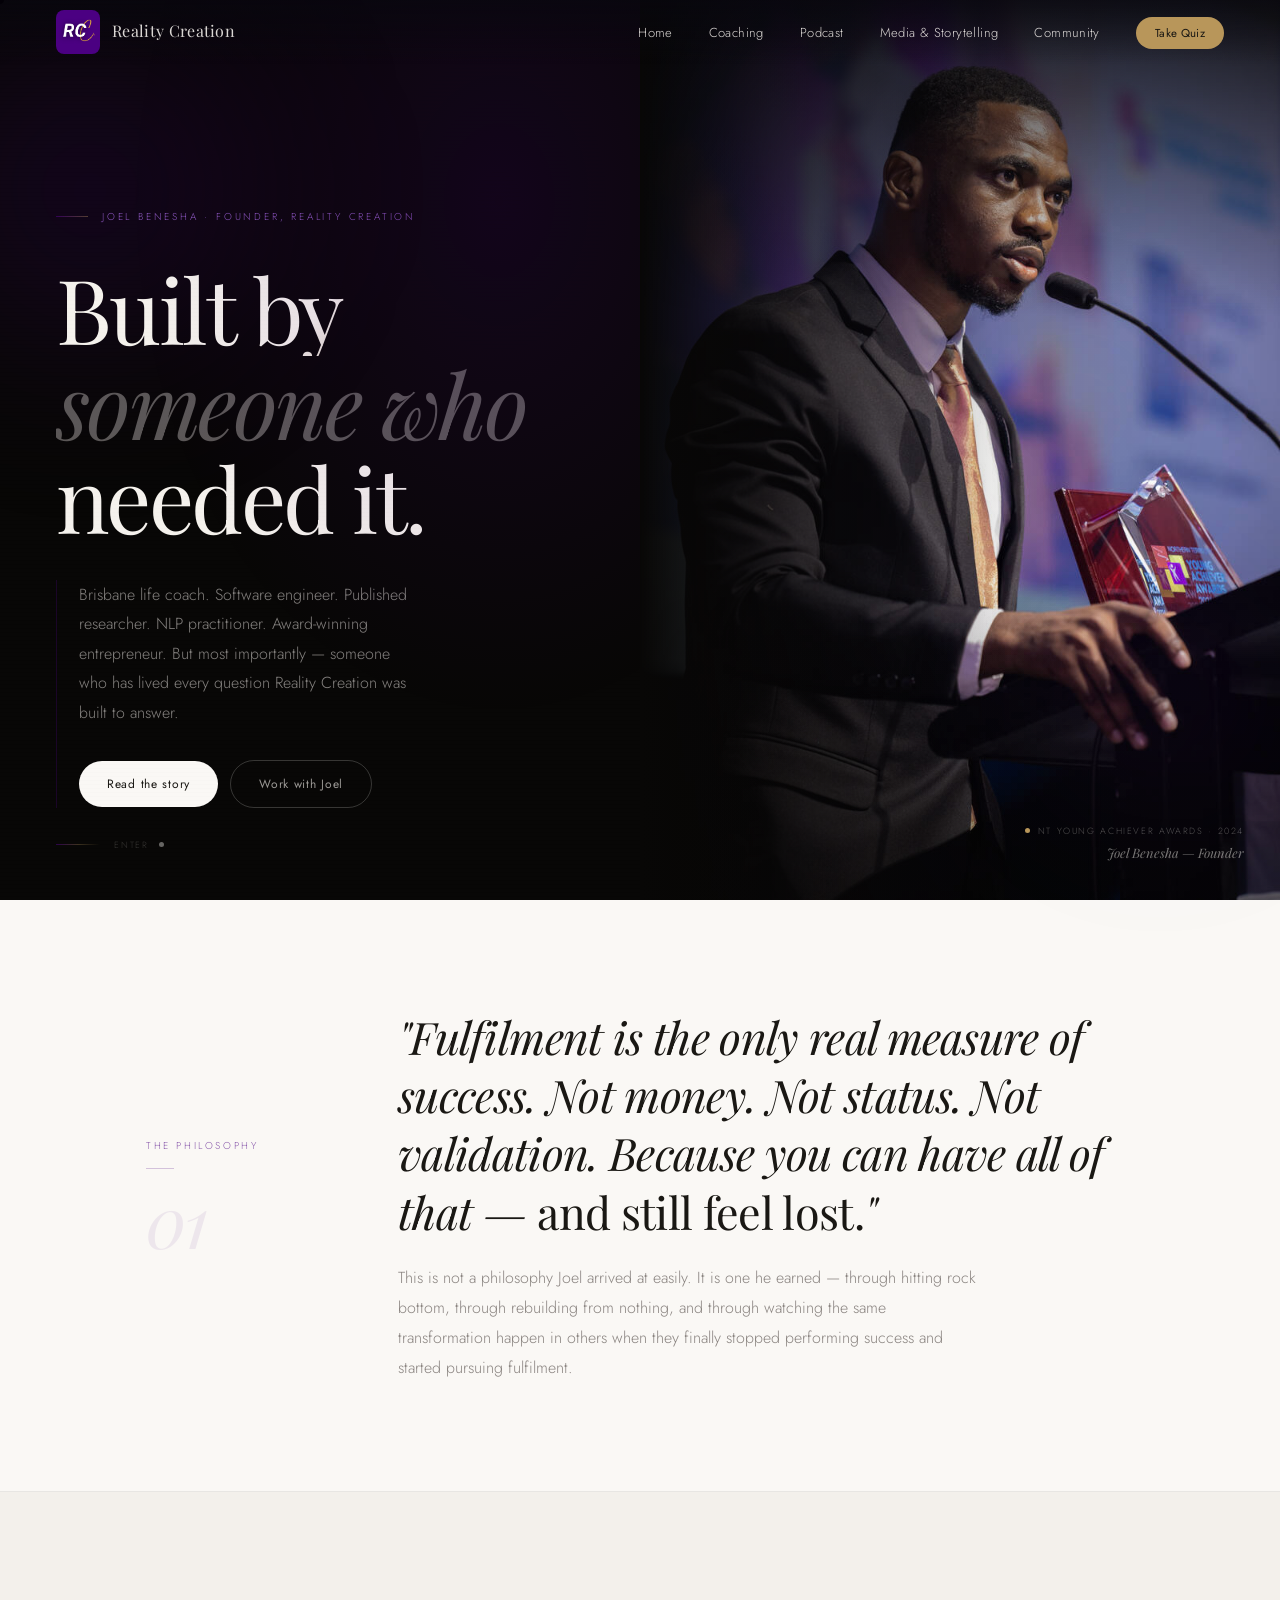
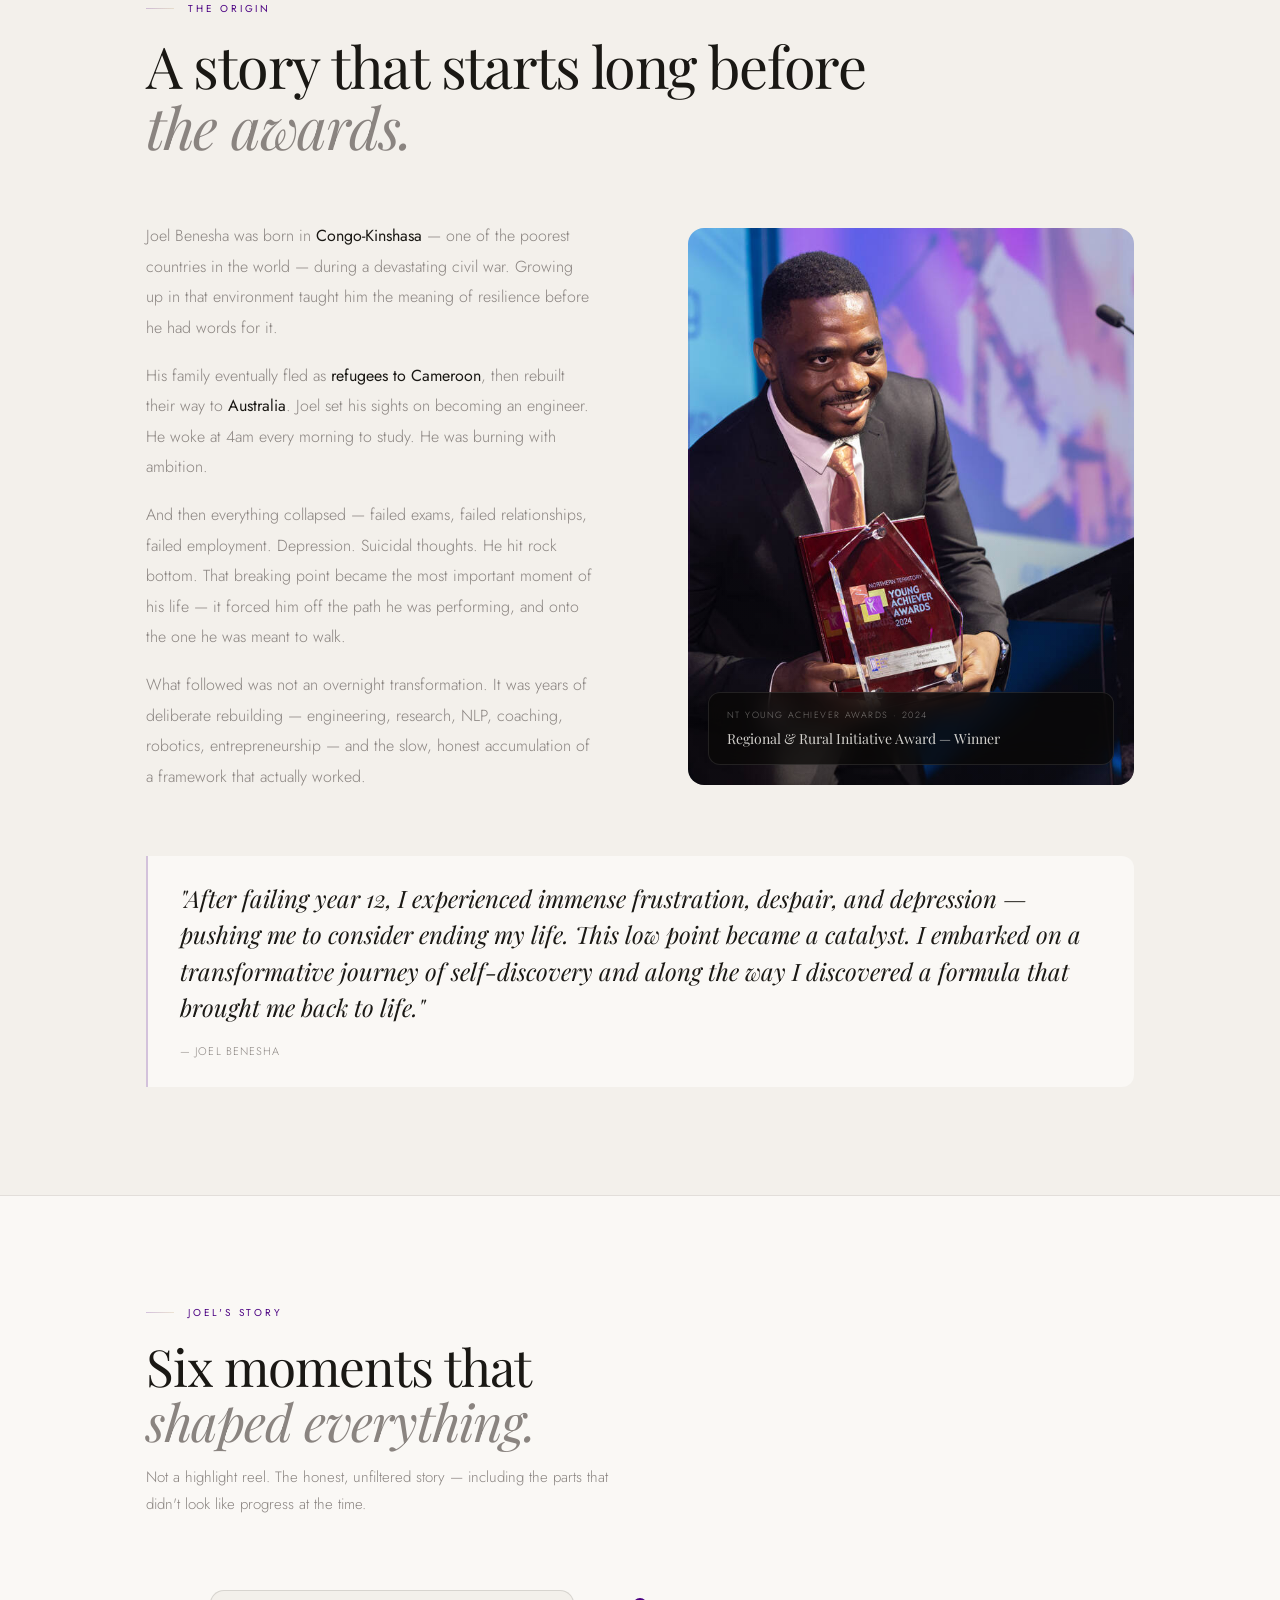
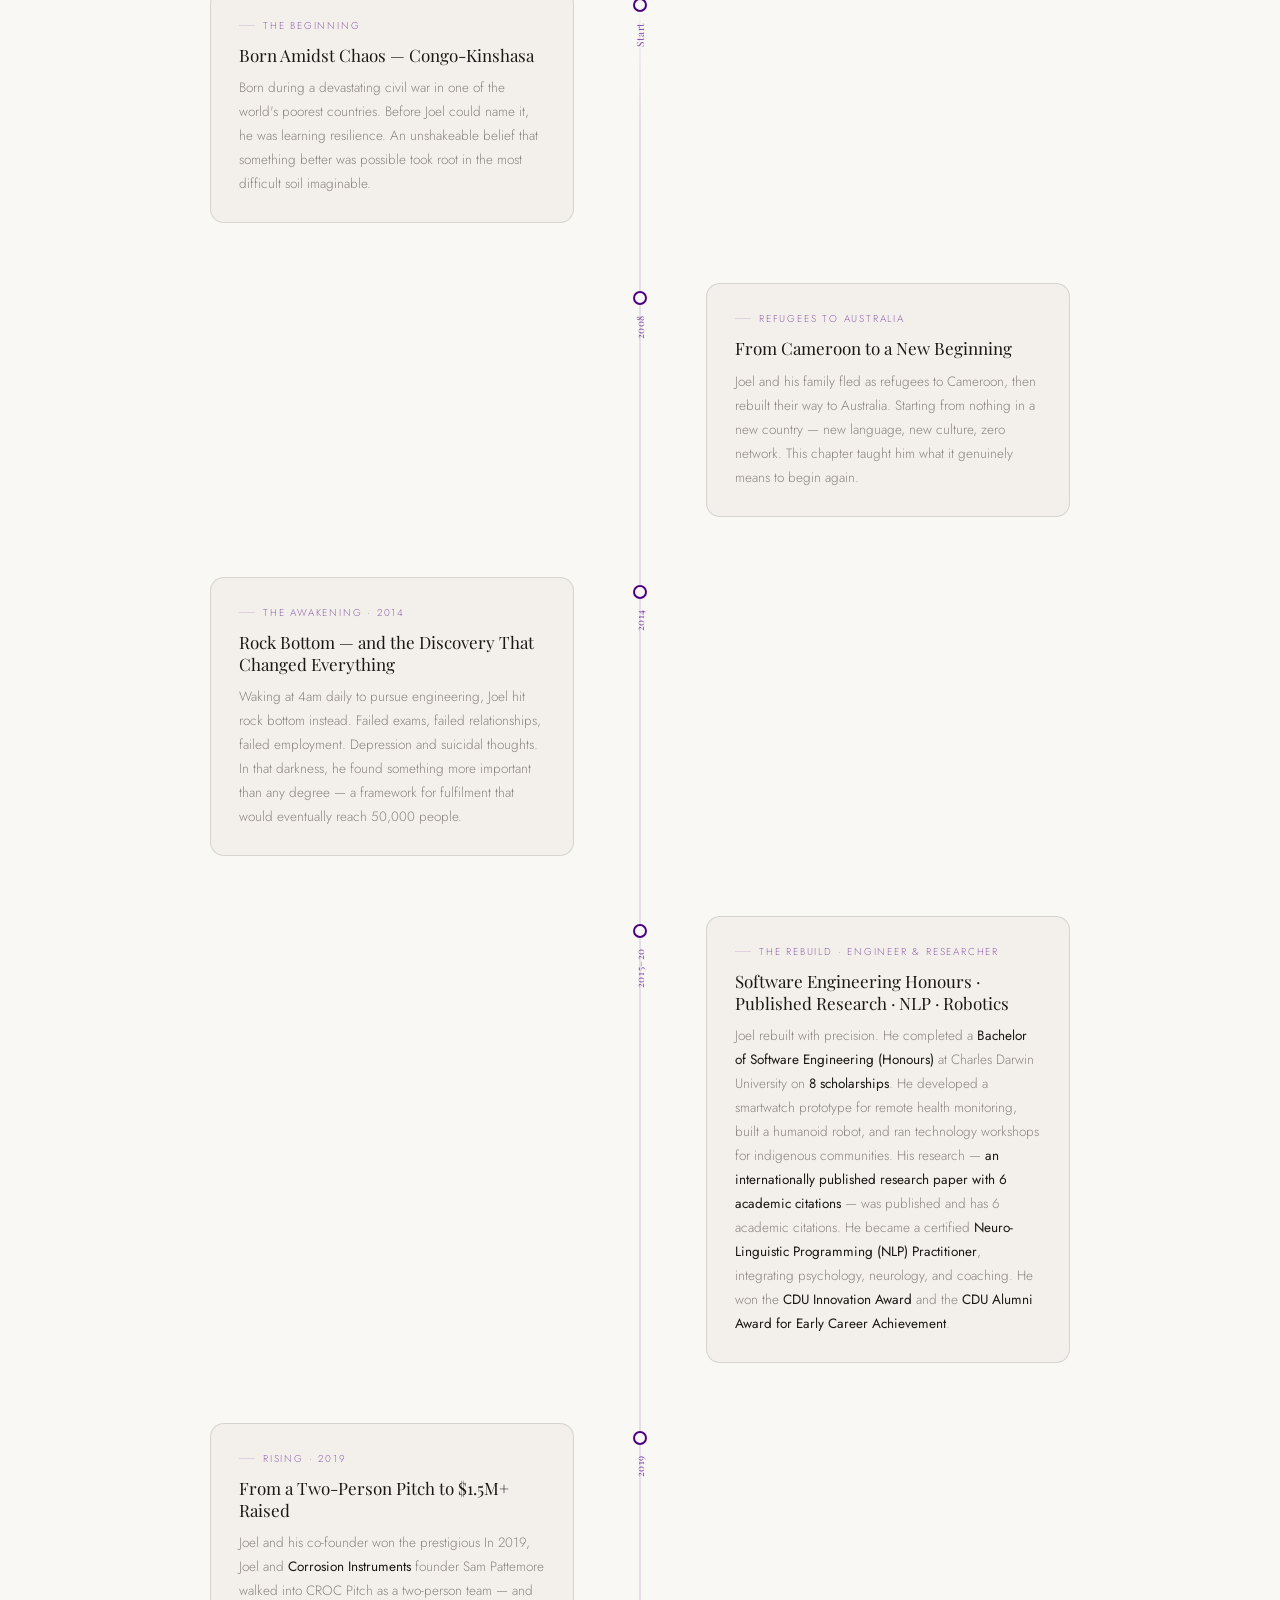
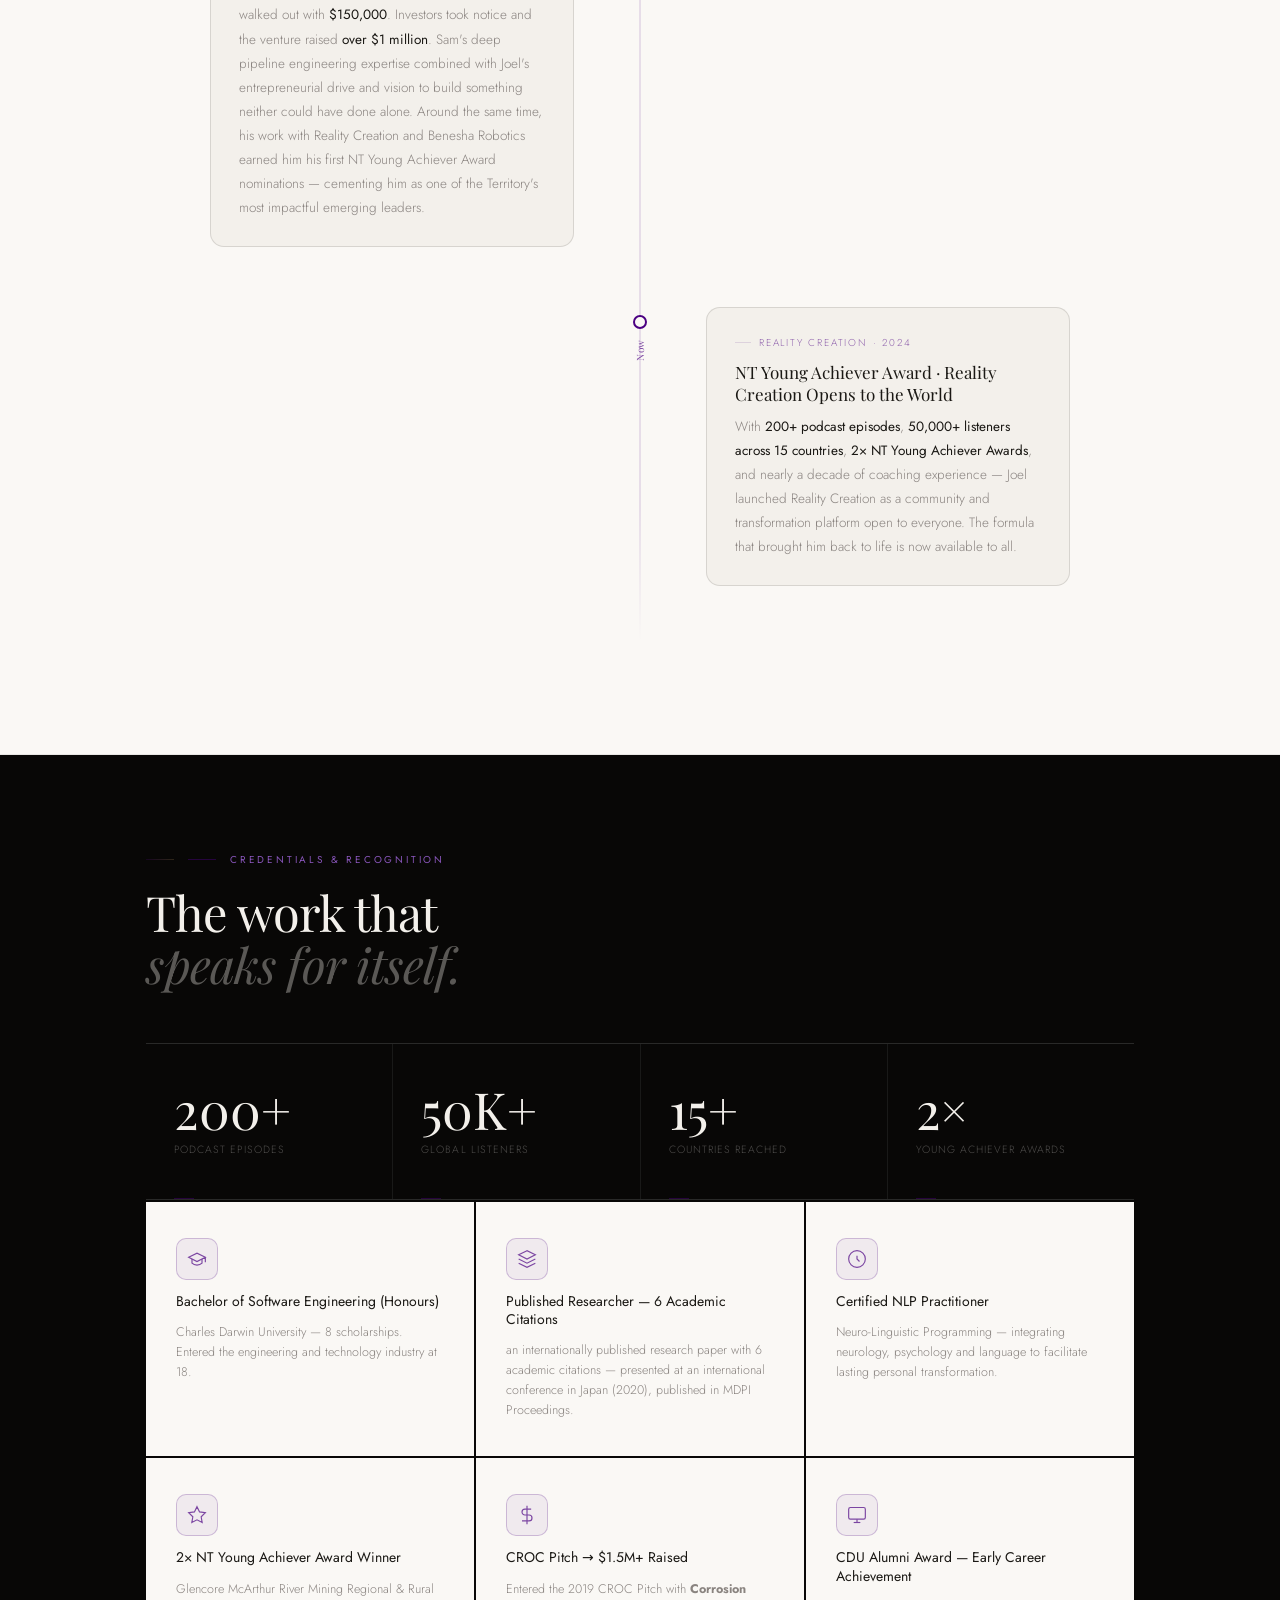
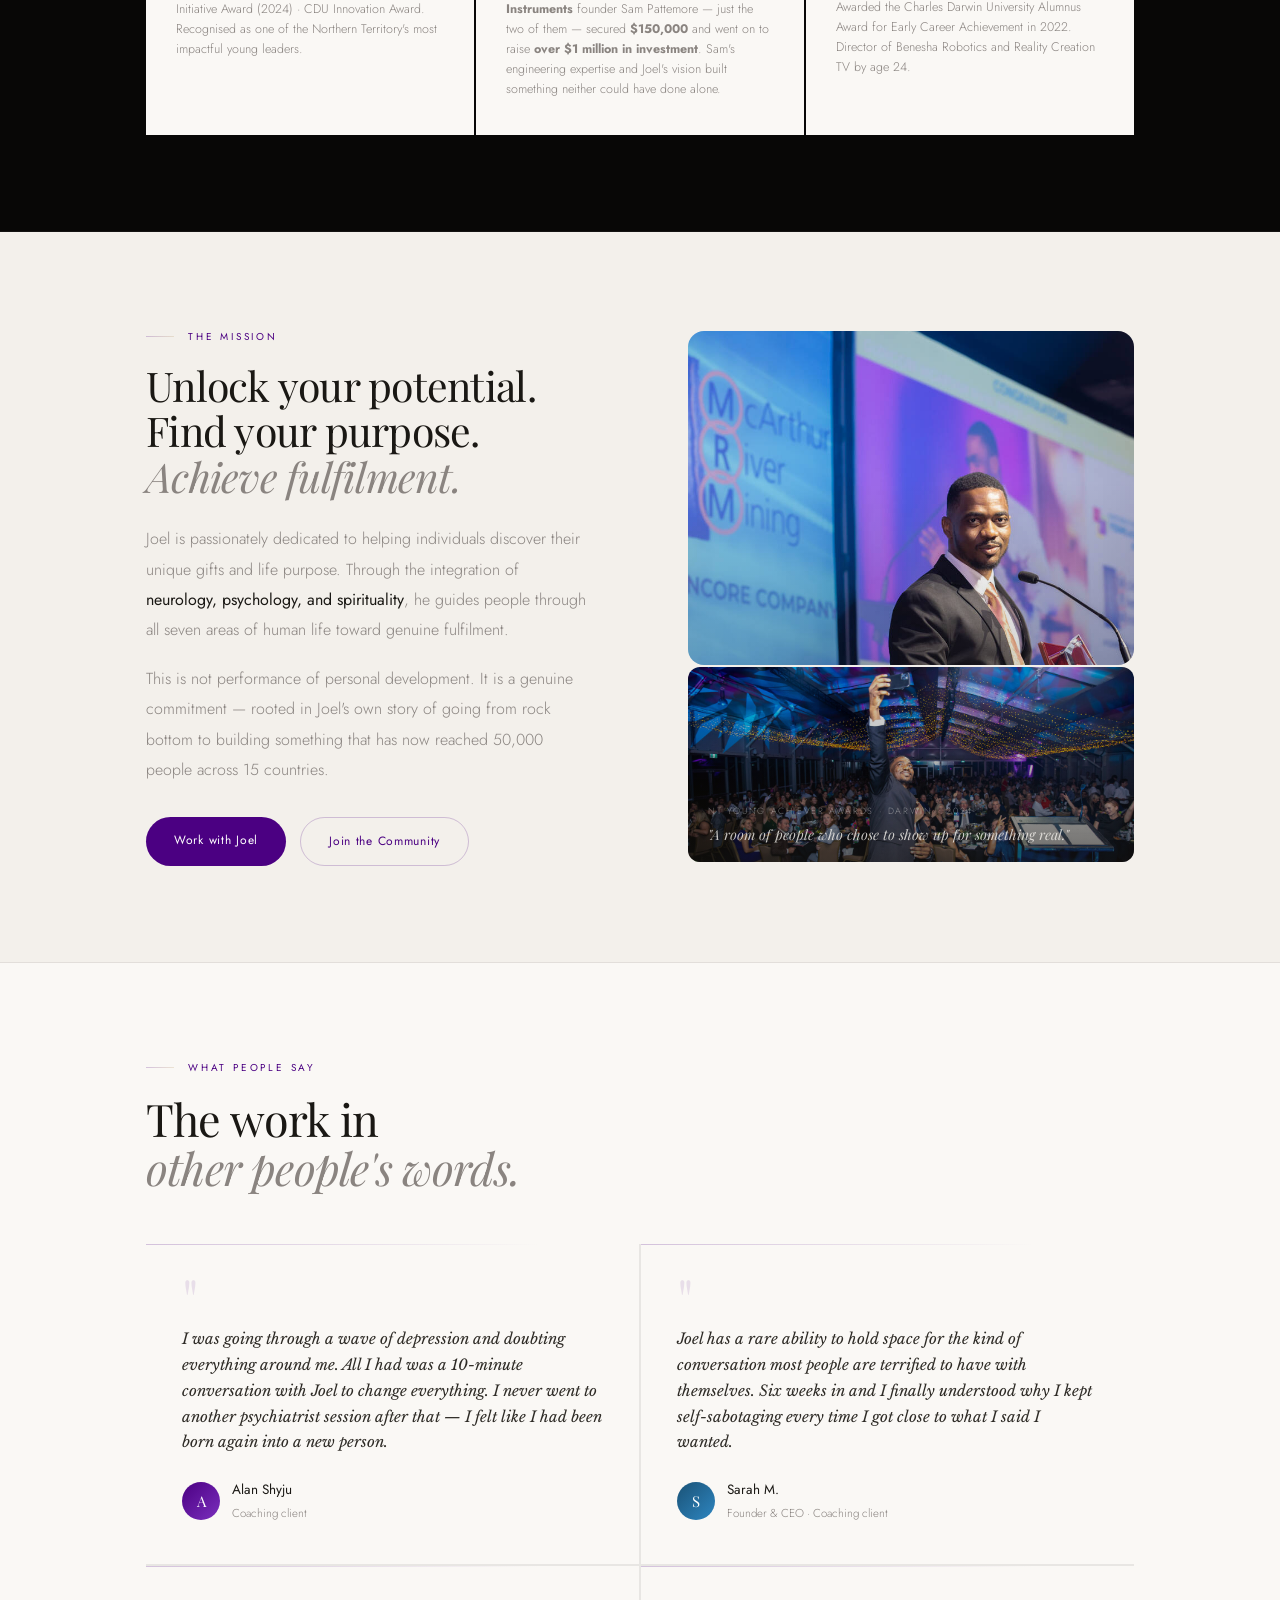
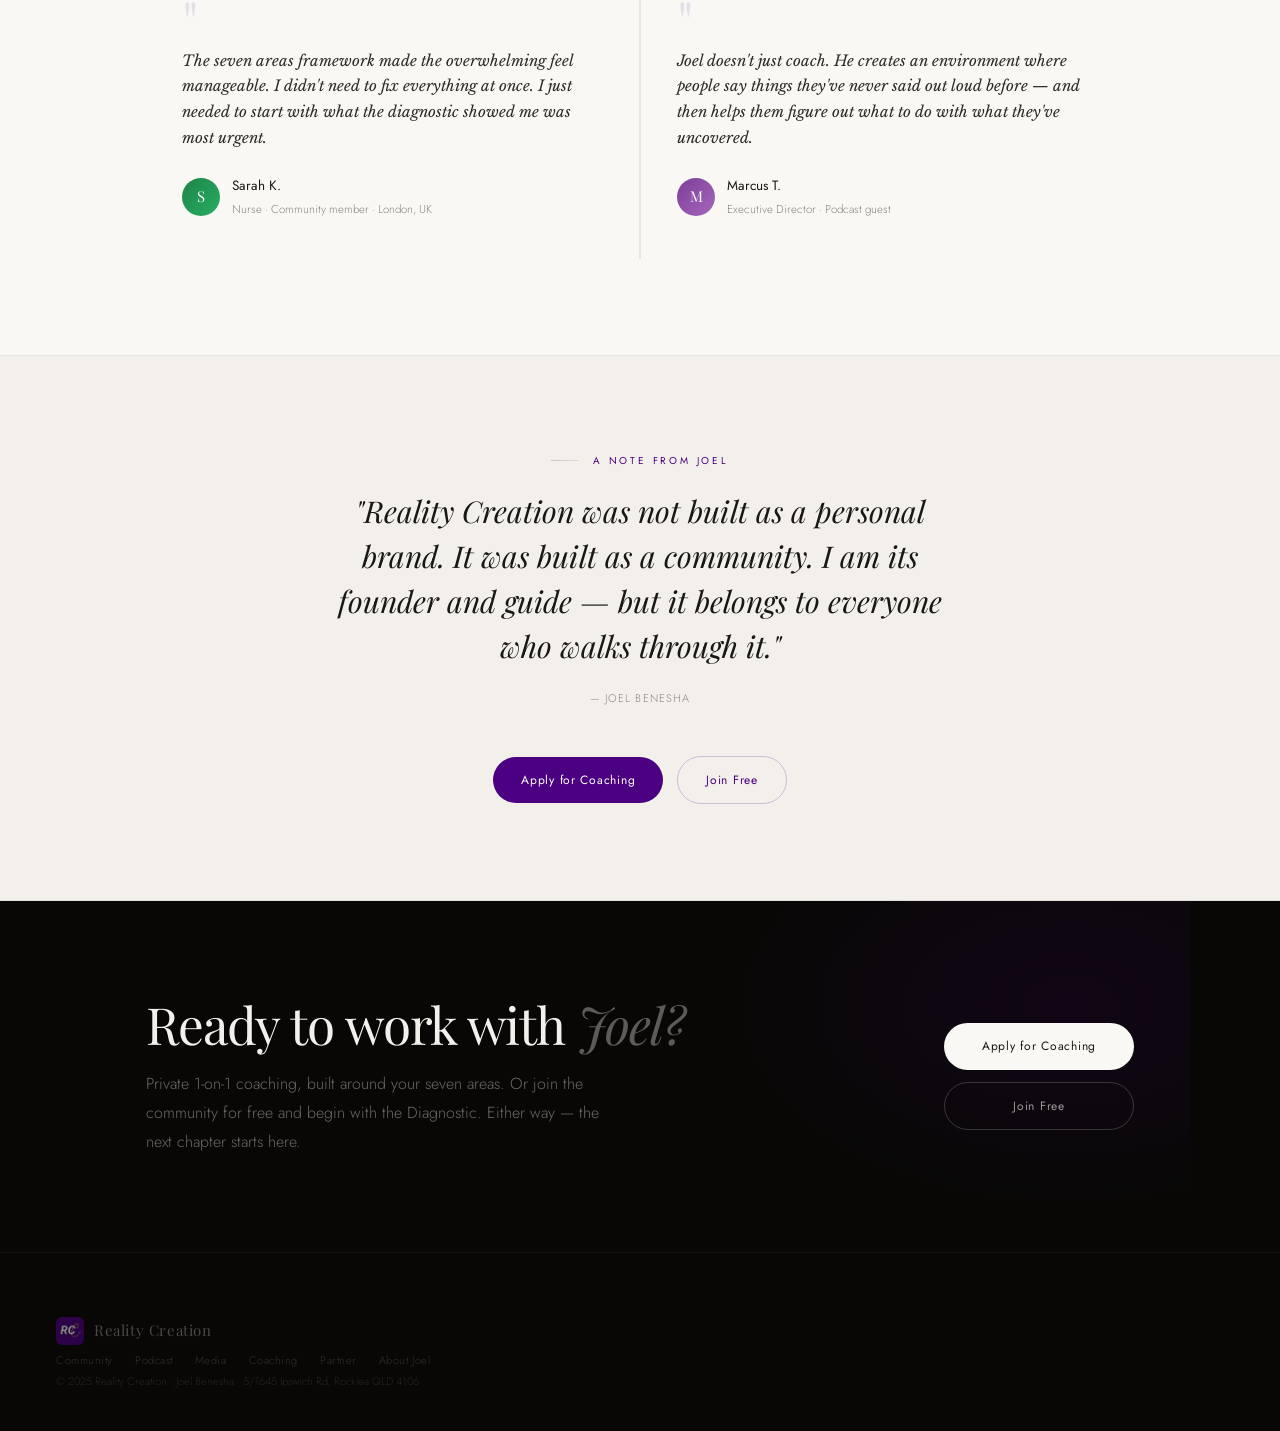
<file: about.html>
﻿<!DOCTYPE html>
<html lang="en">
<head>
<meta charset="UTF-8">
<meta name="viewport" content="width=device-width, initial-scale=1.0">
<meta name="description" content="Joel Benesha — Brisbane life coach, software engineer, internationally published researcher, NLP practitioner, and founder of Reality Creation. NT Young Achiever Award winner.">
<title>About Joel Benesha | Life Coach Brisbane — Reality Creation</title>
<link rel="canonical" href="https://realitycreation.co/about.html">
<link rel="icon" type="image/png" href="photos/Logo real.png">
<meta property="og:type" content="profile">
<meta property="og:url" content="https://realitycreation.co/about.html">
<meta property="og:title" content="About Joel Benesha | Life Coach Brisbane — Reality Creation">
<meta property="og:description" content="Brisbane life coach, software engineer, internationally published researcher, NLP practitioner, and founder of Reality Creation.">
<meta property="og:image" content="https://realitycreation.co/photos/Logo%20real.png">
<meta name="twitter:card" content="summary_large_image">
<meta name="twitter:title" content="About Joel Benesha | Life Coach Brisbane — Reality Creation">
<meta name="twitter:description" content="Brisbane life coach, software engineer, internationally published researcher, NLP practitioner, and founder of Reality Creation.">
<script type="application/ld+json">
{
  "@context": "https://schema.org",
  "@type": "Person",
  "name": "Joel Benesha",
  "url": "https://realitycreation.co/about.html",
  "image": "https://realitycreation.co/photos/joel-award.jpg",
  "jobTitle": "Life Coach & Founder",
  "worksFor": {
    "@type": "Organization",
    "name": "Reality Creation",
    "url": "https://realitycreation.co/"
  },
  "address": {
    "@type": "PostalAddress",
    "streetAddress": "5/1645 Ipswich Rd",
    "addressLocality": "Rocklea",
    "addressRegion": "QLD",
    "postalCode": "4106",
    "addressCountry": "AU"
  },
  "sameAs": [
    "https://www.instagram.com/joel.benesha/",
    "https://www.youtube.com/@joelbenesha9"
  ]
}
</script>
<link rel="preconnect" href="https://fonts.googleapis.com">
<link rel="preconnect" href="https://fonts.gstatic.com" crossorigin>
<link href="https://fonts.googleapis.com/css2?family=Playfair+Display:ital,wght@0,300;0,400;0,500;1,300;1,400;1,500&family=Libre+Baskerville:ital,wght@0,400;1,400&family=Jost:wght@200;300;400;500&display=swap" rel="stylesheet">
<link rel="stylesheet" href="css/style.css">
<style>
/* ── ABOUT PAGE ── */

/* Timeline */
.tl-wrap { position:relative; max-width:860px; margin:0 auto; }
.tl-wrap::before {
  content:''; position:absolute; left:50%; top:0; bottom:0;
  width:1px;
  background:linear-gradient(180deg,transparent 0%,var(--p-line) 6%,var(--p-line) 94%,transparent 100%);
  transform:translateX(-50%);
}
.tl-row {
  display:grid; grid-template-columns:1fr 60px 1fr;
  gap:0; align-items:start; margin-bottom:4px;
}
/* Left & right cells */
.tl-l { padding:0 36px 56px 0; }
.tl-r { padding:0 0 56px 36px; }
.tl-blank { }

/* Centre node */
.tl-node {
  display:flex; flex-direction:column; align-items:center;
  padding-top:8px; position:relative; z-index:2;
}
.tl-dot {
  width:14px; height:14px; border-radius:50%;
  background:var(--cream); border:2px solid var(--p);
  flex-shrink:0; transition:background .3s;
}
.tl-row:hover .tl-dot { background:var(--p-soft); }
.tl-year {
  font-family:var(--serif); font-size:10px; font-weight:300;
  color:var(--p); opacity:.7; letter-spacing:.06em;
  margin-top:10px; writing-mode:vertical-rl;
  text-orientation:mixed; transform:rotate(180deg);
  white-space:nowrap;
}

/* Timeline card */
.tl-card {
  background:var(--cream-2); border:1px solid var(--rule-w);
  border-radius:14px; padding:26px 28px;
  transition:background .3s, box-shadow .3s;
}
.tl-card:hover { background:var(--cream-3); box-shadow:0 6px 28px rgba(75,0,130,.06); }
.tl-tag {
  font-size:10px; letter-spacing:.18em; text-transform:uppercase;
  color:var(--p); opacity:.58; margin-bottom:10px;
  display:flex; align-items:center; gap:8px;
}
.tl-tag::before { content:''; width:16px; height:1px; background:var(--p-line); flex-shrink:0; }
.tl-title {
  font-family:var(--serif); font-size:17px; font-weight:400;
  color:var(--ink); line-height:1.3; margin-bottom:10px;
}
.tl-body {
  font-size:13.5px; font-weight:300; color:var(--stone); line-height:1.78;
}
.tl-body strong { color:var(--ink); font-weight:400; }

/* Credentials grid */
.cred-grid { display:grid; grid-template-columns:repeat(3,1fr); gap:2px; background:var(--rule); }
.cred {
  background:var(--cream); padding:36px 30px;
  display:flex; flex-direction:column; gap:12px;
  position:relative; transition:background .3s;
}
.cred:hover { background:var(--cream-2); }
.cred::before {
  content:''; position:absolute; top:0; left:0; right:0; height:2px;
  background:var(--p); transform:scaleX(0); transform-origin:left;
  transition:transform .5s var(--ease,cubic-bezier(0.16,1,0.3,1));
}
.cred:hover::before { transform:scaleX(1); }
.cred-ico {
  width:42px; height:42px; border-radius:10px;
  background:var(--p-soft); border:1px solid var(--p-line);
  display:flex; align-items:center; justify-content:center; flex-shrink:0;
}
.cred-ico svg { width:20px; height:20px; stroke:var(--p); stroke-width:1.4; fill:none; opacity:.7; }
.cred-title { font-size:14px; font-weight:400; color:var(--ink); line-height:1.3; }
.cred-sub { font-size:12.5px; font-weight:300; color:var(--stone); line-height:1.6; }

/* Testimonials */
.tmon-grid { display:grid; grid-template-columns:1fr 1fr; gap:2px; background:var(--rule); }
.tmon {
  background:var(--cream); padding:40px 36px;
  position:relative; overflow:hidden; transition:background .3s;
}
.tmon:hover { background:var(--cream-2); }
.tmon::before {
  content:''; position:absolute; top:0; left:0; right:0; height:1px;
  background:linear-gradient(90deg,var(--p-line),transparent 80%);
}
.tmon-mark {
  font-family:var(--serif); font-size:56px; line-height:.5;
  color:rgba(75,0,130,.1); display:block; margin-bottom:14px;
}
.tmon-q {
  font-family:var(--bask,'Libre Baskerville',serif);
  font-size:15px; font-style:italic; color:var(--ink-soft);
  line-height:1.72; margin-bottom:24px;
}
.tmon-person { display:flex; align-items:center; gap:12px; }
.tmon-av {
  width:38px; height:38px; border-radius:50%;
  display:flex; align-items:center; justify-content:center;
  font-family:var(--serif); font-size:15px; color:#fff;
  flex-shrink:0; font-weight:400;
}
.tmon-name { font-size:13.5px; font-weight:400; color:var(--ink); }
.tmon-role { font-size:11.5px; color:var(--stone); margin-top:2px; }


/* Two-col grid reused */
.about-2col { display:grid; grid-template-columns:1fr 1fr; gap:96px; align-items:center; }
.about-2col-top { display:grid; grid-template-columns:180px 1fr; gap:72px; align-items:center; }

/* Stats dark row */
.stat-row-dark {
  display:grid; grid-template-columns:repeat(4,1fr); gap:1px;
  background:rgba(255,255,255,.07);
  border-top:1px solid rgba(255,255,255,.07);
  border-bottom:1px solid rgba(255,255,255,.07);
}
.stat-d { background:var(--void); padding:40px 28px; position:relative; transition:background .3s; }
.stat-d:hover { background:var(--void-2); }
.stat-d::after { content:''; position:absolute; bottom:0; left:28px; width:20px; height:1px; background:rgba(75,0,130,.44); }
.stat-d-n { font-family:var(--serif); font-size:clamp(36px,4vw,54px); font-weight:300; color:#F3F0EB; line-height:1; margin-bottom:6px; }
.stat-d-l { font-size:10.5px; letter-spacing:.1em; text-transform:uppercase; color:rgba(243,240,235,.3); }

/* Pull quote block */
.pq-block {
  border-left:2px solid var(--p-line); padding:24px 32px;
  background:var(--cream); border-radius:0 12px 12px 0;
}
.pq-block p {
  font-family:var(--serif); font-size:clamp(17px,2vw,24px);
  font-style:italic; font-weight:300; color:var(--ink); line-height:1.52;
  margin-bottom:10px;
}
.pq-block cite { font-size:11px; letter-spacing:.1em; text-transform:uppercase; color:var(--stone); font-style:normal; }

/* Section wrapper */
.sec-wrap { max-width:1100px; margin:0 auto; padding:96px 56px; }
.sec-wrap-lg { max-width:1100px; margin:0 auto; padding:108px 56px; }

/* Responsive */
@media(max-width:960px){
  #hero{grid-template-columns:1fr}
  .h-right{display:none}
  .h-left{padding:80px 24px 72px}
  .about-2col,.about-2col-top{grid-template-columns:1fr;gap:40px}
  .cred-grid{grid-template-columns:1fr 1fr}
  .tmon-grid{grid-template-columns:1fr}
  .stat-row-dark{grid-template-columns:1fr 1fr}
  .sec-wrap,.sec-wrap-lg{padding-left:24px;padding-right:24px}
  .tl-wrap::before{left:22px}
  .tl-row{grid-template-columns:44px 1fr}
  .tl-l{display:none}
  .tl-r{padding:0 0 44px 24px}
  .tl-year{writing-mode:horizontal-tb;transform:none;margin-top:0;margin-left:6px}
  footer{padding:40px 24px;flex-direction:column;align-items:flex-start}
}
@media(max-width:600px){
  .cred-grid{grid-template-columns:1fr}
  .stat-row-dark{grid-template-columns:1fr}
  .h-acts{flex-direction:column;align-items:stretch}
  .btn{text-align:center}
}
</style>
</head>
<body>
<div id="cur"></div>
<nav id="nav" class="dk">
  <a href="index.html" class="nlogo">
    <img src="photos/Logo real.png" alt="Reality Creation" class="nlogo-img" style="width:44px;height:44px;border-radius:8px;object-fit:contain;flex-shrink:0">
    <div><span class="nlogo-t">Reality Creation</span></div>
  </a>
  <ul class="nlinks">
    <li><a href="index.html"        class="nl">Home</a></li>
    <li><a href="coaching.html"     class="nl">Coaching</a></li>
    <li><a href="podcast.html"      class="nl">Podcast</a></li>
    <li><a href="media.html"        class="nl">Media &amp; Storytelling</a></li>
    <li><a href="community.html"    class="nl">Community</a></li>
    <li><a href="coaching.html#diagnostic-cta" class="nl ncta">Take Quiz</a></li>
  </ul>
  <div class="nham"><span></span><span></span><span></span></div>
</nav>


<!-- ══════════════════════════════════════
     01 — HERO
══════════════════════════════════════ -->
<section id="hero">
  <div class="h-left">
    <div class="h-atmo"></div>
    <div class="h-scan"></div>
    <div class="h-eyebrow ap">
      <span class="h-eyebrow-rule"></span>
      Joel Benesha · Founder, Reality Creation
    </div>
    <h1 class="h-h1">
      <span class="h-line"><span class="h-li" id="hl0">Built by</span></span>
      <span class="h-line dl1"><span class="h-li h-l2" id="hl1">someone who</span></span>
      <span class="h-line dl2"><span class="h-li" id="hl2">needed it.</span></span>
    </h1>
    <div class="h-sub-wrap ap d3">
      <div class="h-vline"></div>
      <div>
        <p class="h-sub">Brisbane life coach. Software engineer. Published researcher. NLP practitioner. Award-winning entrepreneur. But most importantly — someone who has lived every question Reality Creation was built to answer.</p>
        <div class="h-acts">
          <a href="#story"       class="btn btn-cream">Read the story</a>
          <a href="coaching.html" class="btn btn-ghost-lt">Work with Joel</a>
        </div>
      </div>
    </div>
    <div class="h-scroll"><div class="h-thread"></div><span class="h-scroll-lbl">Enter</span></div>
  </div>
  <div class="h-right">
    <div class="h-photo" id="h-bg" style="background:url('photos/extracted/about-hero-23f74eb0e1.jpg') center 18% / cover no-repeat"></div>
    <div class="h-fade-l"></div>
    <div class="h-fade-v"></div>
    <div class="h-cred">
      <div class="h-cred-badge"><span class="h-cred-dot"></span><span class="h-cred-lbl">NT Young Achiever Awards · 2024</span></div>
      <span class="h-cred-name">Joel Benesha — Founder</span>
    </div>
  </div>
</section>


<!-- ══════════════════════════════════════
     02 — OPENING BELIEF
══════════════════════════════════════ -->
<section style="background:var(--cream);border-bottom:1px solid var(--rule)">
  <div class="sec-wrap-lg about-2col-top">
    <div class="ap" style="display:flex;flex-direction:column;gap:14px">
      <div style="font-size:10px;letter-spacing:.26em;text-transform:uppercase;color:var(--p);opacity:.65">The philosophy</div>
      <div style="width:28px;height:1px;background:var(--p-line)"></div>
      <div style="font-family:var(--serif);font-size:72px;font-weight:300;font-style:italic;color:rgba(75,0,130,.07);line-height:1;letter-spacing:-.04em">01</div>
    </div>
    <div>
      <p class="ap d1" style="font-family:var(--serif);font-size:clamp(24px,3.5vw,48px);font-weight:300;font-style:italic;line-height:1.3;letter-spacing:-.015em;color:var(--ink);margin-bottom:22px">
        "Fulfilment is the only real measure of success. Not money. Not status. Not validation. Because you can have all of that —&nbsp;<strong style="font-style:normal;font-weight:400">and still feel lost.</strong>"
      </p>
      <p class="ap d2" style="font-size:16px;font-weight:300;color:var(--stone);line-height:1.88;max-width:580px">
        This is not a philosophy Joel arrived at easily. It is one he earned — through hitting rock bottom, through rebuilding from nothing, and through watching the same transformation happen in others when they finally stopped performing success and started pursuing fulfilment.
      </p>
    </div>
  </div>
</section>


<!-- ══════════════════════════════════════
     03 — THE ORIGIN STORY
══════════════════════════════════════ -->
<section id="story" style="background:var(--cream-2);border-bottom:1px solid var(--rule)">
  <div class="sec-wrap-lg">
    <div class="sec-label ap">The origin</div>
    <h2 style="font-family:var(--serif);font-size:clamp(32px,4.5vw,58px);font-weight:300;line-height:1.06;letter-spacing:-.022em;color:var(--ink);margin-bottom:64px" class="ap d1">
      A story that starts long before<br><em style="font-style:italic;color:var(--stone)">the awards.</em>
    </h2>

    <div class="about-2col" style="margin-bottom:64px">
      <div>
        <p class="ap" style="font-size:16px;font-weight:300;color:var(--stone);line-height:1.9;margin-bottom:18px">
          Joel Benesha was born in <strong style="color:var(--ink);font-weight:400">Congo-Kinshasa</strong> — one of the poorest countries in the world — during a devastating civil war. Growing up in that environment taught him the meaning of resilience before he had words for it.
        </p>
        <p class="ap d1" style="font-size:16px;font-weight:300;color:var(--stone);line-height:1.9;margin-bottom:18px">
          His family eventually fled as <strong style="color:var(--ink);font-weight:400">refugees to Cameroon</strong>, then rebuilt their way to <strong style="color:var(--ink);font-weight:400">Australia</strong>. Joel set his sights on becoming an engineer. He woke at 4am every morning to study. He was burning with ambition.
        </p>
        <p class="ap d2" style="font-size:16px;font-weight:300;color:var(--stone);line-height:1.9;margin-bottom:18px">
          And then everything collapsed — failed exams, failed relationships, failed employment. Depression. Suicidal thoughts. He hit rock bottom. That breaking point became the most important moment of his life — it forced him off the path he was performing, and onto the one he was meant to walk.
        </p>
        <p class="ap d3" style="font-size:16px;font-weight:300;color:var(--stone);line-height:1.9">
          What followed was not an overnight transformation. It was years of deliberate rebuilding — engineering, research, NLP, coaching, robotics, entrepreneurship — and the slow, honest accumulation of a framework that actually worked.
        </p>
      </div>
      <div class="ap d1">
        <div style="width:100%;aspect-ratio:4/5;border-radius:16px;overflow:hidden;position:relative">
          <img src="photos/extracted/about-photo-1-2ce38934c0.jpg" alt="Joel Benesha" loading="lazy" style="width:100%;height:100%;object-fit:cover;object-position:center top;display:block">
          <div style="position:absolute;inset:0;background:linear-gradient(180deg,transparent 55%,rgba(26,24,20,.14) 100%)"></div>
          <div style="position:absolute;top:0;left:0;bottom:0;width:2px;background:linear-gradient(180deg,transparent 12%,rgba(75,0,130,.3) 44%,rgba(75,0,130,.1) 76%,transparent 95%);border-radius:16px 0 0 16px"></div>
          <!-- Credential chip -->
          <div style="position:absolute;bottom:20px;left:20px;right:20px;background:rgba(10,9,8,.72);backdrop-filter:blur(12px);border:1px solid rgba(255,255,255,.1);border-radius:12px;padding:14px 18px">
            <div style="font-size:9px;letter-spacing:.16em;text-transform:uppercase;color:rgba(245,242,237,.45);margin-bottom:4px">NT Young Achiever Awards · 2024</div>
            <div style="font-family:var(--serif);font-size:14px;font-weight:300;color:rgba(245,242,237,.85)">Regional &amp; Rural Initiative Award — Winner</div>
          </div>
        </div>
      </div>
    </div>

    <!-- Pull quote -->
    <div class="pq-block ap">
      <p>"After failing year 12, I experienced immense frustration, despair, and depression — pushing me to consider ending my life. This low point became a catalyst. I embarked on a transformative journey of self-discovery and along the way I discovered a formula that brought me back to life."</p>
      <cite>— Joel Benesha</cite>
    </div>

  </div>
</section>


<!-- ══════════════════════════════════════
     04 — TIMELINE
══════════════════════════════════════ -->
<section style="background:var(--cream);border-bottom:1px solid var(--rule)">
  <div class="sec-wrap-lg">
    <div class="sec-label ap">Joel's story</div>
    <h2 style="font-family:var(--serif);font-size:clamp(30px,4vw,52px);font-weight:300;line-height:1.08;letter-spacing:-.02em;color:var(--ink);margin-bottom:14px" class="ap d1">
      Six moments that<br><em style="font-style:italic;color:var(--stone)">shaped everything.</em>
    </h2>
    <p style="font-size:15px;font-weight:300;color:var(--stone);line-height:1.82;margin-bottom:72px;max-width:480px" class="ap d2">
      Not a highlight reel. The honest, unfiltered story — including the parts that didn't look like progress at the time.
    </p>

    <div class="tl-wrap">

      <!-- 1 -->
      <div class="tl-row">
        <div class="tl-l ap">
          <div class="tl-card">
            <div class="tl-tag">The Beginning</div>
            <div class="tl-title">Born Amidst Chaos — Congo-Kinshasa</div>
            <div class="tl-body">Born during a devastating civil war in one of the world's poorest countries. Before Joel could name it, he was learning resilience. An unshakeable belief that something better was possible took root in the most difficult soil imaginable.</div>
          </div>
        </div>
        <div class="tl-node"><div class="tl-dot"></div><div class="tl-year">Start</div></div>
        <div class="tl-blank"></div>
      </div>

      <!-- 2 -->
      <div class="tl-row">
        <div class="tl-blank"></div>
        <div class="tl-node"><div class="tl-dot"></div><div class="tl-year">2008</div></div>
        <div class="tl-r ap">
          <div class="tl-card">
            <div class="tl-tag">Refugees to Australia</div>
            <div class="tl-title">From Cameroon to a New Beginning</div>
            <div class="tl-body">Joel and his family fled as refugees to Cameroon, then rebuilt their way to Australia. Starting from nothing in a new country — new language, new culture, zero network. This chapter taught him what it genuinely means to begin again.</div>
          </div>
        </div>
      </div>

      <!-- 3 -->
      <div class="tl-row">
        <div class="tl-l ap">
          <div class="tl-card">
            <div class="tl-tag">The Awakening · 2014</div>
            <div class="tl-title">Rock Bottom — and the Discovery That Changed Everything</div>
            <div class="tl-body">Waking at 4am daily to pursue engineering, Joel hit rock bottom instead. Failed exams, failed relationships, failed employment. Depression and suicidal thoughts. In that darkness, he found something more important than any degree — a framework for fulfilment that would eventually reach 50,000 people.</div>
          </div>
        </div>
        <div class="tl-node"><div class="tl-dot"></div><div class="tl-year">2014</div></div>
        <div class="tl-blank"></div>
      </div>

      <!-- 4 -->
      <div class="tl-row">
        <div class="tl-blank"></div>
        <div class="tl-node"><div class="tl-dot"></div><div class="tl-year">2015–20</div></div>
        <div class="tl-r ap">
          <div class="tl-card">
            <div class="tl-tag">The Rebuild · Engineer &amp; Researcher</div>
            <div class="tl-title">Software Engineering Honours · Published Research · NLP · Robotics</div>
            <div class="tl-body">Joel rebuilt with precision. He completed a <strong>Bachelor of Software Engineering (Honours)</strong> at Charles Darwin University on <strong>8 scholarships</strong>. He developed a smartwatch prototype for remote health monitoring, built a humanoid robot, and ran technology workshops for indigenous communities. His research — <strong>an internationally published research paper with 6 academic citations</strong> — was published and has 6 academic citations. He became a certified <strong>Neuro-Linguistic Programming (NLP) Practitioner</strong>, integrating psychology, neurology, and coaching. He won the <strong>CDU Innovation Award</strong> and the <strong>CDU Alumni Award for Early Career Achievement</strong>.</div>
          </div>
        </div>
      </div>

      <!-- 5 -->
      <div class="tl-row">
        <div class="tl-l ap">
          <div class="tl-card">
            <div class="tl-tag">Rising · 2019</div>
            <div class="tl-title">From a Two-Person Pitch to $1.5M+ Raised</div>
            <div class="tl-body">Joel and his co-founder won the prestigious In 2019, Joel and <strong>Corrosion Instruments</strong> founder Sam Pattemore walked into CROC Pitch as a two-person team — and walked out with <strong>$150,000</strong>. Investors took notice and the venture raised <strong>over $1 million</strong>. Sam's deep pipeline engineering expertise combined with Joel's entrepreneurial drive and vision to build something neither could have done alone. Around the same time, his work with Reality Creation and Benesha Robotics earned him his first NT Young Achiever Award nominations — cementing him as one of the Territory's most impactful emerging leaders.</div>
          </div>
        </div>
        <div class="tl-node"><div class="tl-dot"></div><div class="tl-year">2019</div></div>
        <div class="tl-blank"></div>
      </div>

      <!-- 6 -->
      <div class="tl-row">
        <div class="tl-blank"></div>
        <div class="tl-node"><div class="tl-dot"></div><div class="tl-year">Now</div></div>
        <div class="tl-r ap">
          <div class="tl-card">
            <div class="tl-tag">Reality Creation · 2024</div>
            <div class="tl-title">NT Young Achiever Award · Reality Creation Opens to the World</div>
            <div class="tl-body">With <strong>200+ podcast episodes</strong>, <strong>50,000+ listeners across 15 countries</strong>, <strong>2× NT Young Achiever Awards</strong>, and nearly a decade of coaching experience — Joel launched Reality Creation as a community and transformation platform open to everyone. The formula that brought him back to life is now available to all.</div>
          </div>
        </div>
      </div>

    </div>
  </div>
</section>


<!-- ══════════════════════════════════════
     05 — CREDENTIALS (dark)
══════════════════════════════════════ -->
<section style="background:var(--void);border-bottom:1px solid rgba(255,255,255,.05)">
  <div class="sec-wrap">
    <div class="sec-label ap" style="color:rgba(160,100,220,.85)">
      <span style="width:28px;height:1px;background:rgba(75,0,130,.45);display:inline-block;flex-shrink:0"></span>
      Credentials &amp; Recognition
    </div>
    <h2 style="font-family:var(--serif);font-size:clamp(28px,3.8vw,50px);font-weight:300;line-height:1.08;letter-spacing:-.02em;color:#F3F0EB;margin-bottom:52px" class="ap d1">
      The work that<br><em style="font-style:italic;color:rgba(243,240,235,.35)">speaks for itself.</em>
    </h2>

    <!-- Stats -->
    <div class="stat-row-dark ap d1" style="margin-bottom:2px">
      <div class="stat-d"><div class="stat-d-n">200+</div><div class="stat-d-l">Podcast Episodes</div></div>
      <div class="stat-d"><div class="stat-d-n">50K+</div><div class="stat-d-l">Global Listeners</div></div>
      <div class="stat-d"><div class="stat-d-n">15+</div><div class="stat-d-l">Countries Reached</div></div>
      <div class="stat-d"><div class="stat-d-n">2×</div><div class="stat-d-l">Young Achiever Awards</div></div>
    </div>

    <!-- Credential tiles -->
    <div class="cred-grid ap d2">
      <div class="cred">
        <div class="cred-ico"><svg viewBox="0 0 24 24"><path d="M22 10v6M2 10l10-5 10 5-10 5z"/><path d="M6 12v5c3 3 9 3 12 0v-5"/></svg></div>
        <div class="cred-title">Bachelor of Software Engineering (Honours)</div>
        <div class="cred-sub">Charles Darwin University — 8 scholarships. Entered the engineering and technology industry at 18.</div>
      </div>
      <div class="cred">
        <div class="cred-ico"><svg viewBox="0 0 24 24"><path d="M12 2L2 7l10 5 10-5-10-5zM2 17l10 5 10-5M2 12l10 5 10-5"/></svg></div>
        <div class="cred-title">Published Researcher — 6 Academic Citations</div>
        <div class="cred-sub">an internationally published research paper with 6 academic citations — presented at an international conference in Japan (2020), published in MDPI Proceedings.</div>
      </div>
      <div class="cred">
        <div class="cred-ico"><svg viewBox="0 0 24 24"><circle cx="12" cy="12" r="10"/><path d="M12 8v4l3 3"/></svg></div>
        <div class="cred-title">Certified NLP Practitioner</div>
        <div class="cred-sub">Neuro-Linguistic Programming — integrating neurology, psychology and language to facilitate lasting personal transformation.</div>
      </div>
      <div class="cred">
        <div class="cred-ico"><svg viewBox="0 0 24 24"><path d="M12 2l3.09 6.26L22 9.27l-5 4.87 1.18 6.88L12 17.77l-6.18 3.25L7 14.14 2 9.27l6.91-1.01L12 2z"/></svg></div>
        <div class="cred-title">2× NT Young Achiever Award Winner</div>
        <div class="cred-sub">Glencore McArthur River Mining Regional &amp; Rural Initiative Award (2024) · CDU Innovation Award. Recognised as one of the Northern Territory's most impactful young leaders.</div>
      </div>
      <div class="cred">
        <div class="cred-ico"><svg viewBox="0 0 24 24"><line x1="12" y1="1" x2="12" y2="23"/><path d="M17 5H9.5a3.5 3.5 0 0 0 0 7h5a3.5 3.5 0 0 1 0 7H6"/></svg></div>
        <div class="cred-title">CROC Pitch → $1.5M+ Raised</div>
        <div class="cred-sub">Entered the 2019 CROC Pitch with <strong>Corrosion Instruments</strong> founder Sam Pattemore — just the two of them — secured <strong>$150,000</strong> and went on to raise <strong>over $1 million in investment</strong>. Sam's engineering expertise and Joel's vision built something neither could have done alone.</div>
      </div>
      <div class="cred">
        <div class="cred-ico"><svg viewBox="0 0 24 24"><rect x="2" y="3" width="20" height="14" rx="2"/><line x1="8" y1="21" x2="16" y2="21"/><line x1="12" y1="17" x2="12" y2="21"/></svg></div>
        <div class="cred-title">CDU Alumni Award — Early Career Achievement</div>
        <div class="cred-sub">Awarded the Charles Darwin University Alumnus Award for Early Career Achievement in 2022. Director of Benesha Robotics and Reality Creation TV by age 24.</div>
      </div>
    </div>
  </div>
</section>


<!-- ══════════════════════════════════════
     06 — MISSION
══════════════════════════════════════ -->
<section style="background:var(--cream-2);border-bottom:1px solid var(--rule)">
  <div class="sec-wrap">
    <div class="about-2col">
      <div>
        <div class="sec-label ap">The mission</div>
        <h2 style="font-family:var(--serif);font-size:clamp(26px,3.2vw,44px);font-weight:300;line-height:1.12;letter-spacing:-.018em;color:var(--ink);margin-bottom:24px" class="ap d1">
          Unlock your potential.<br>Find your purpose.<br><em style="font-style:italic;color:var(--stone)">Achieve fulfilment.</em>
        </h2>
        <p style="font-size:16px;font-weight:300;color:var(--stone);line-height:1.9;margin-bottom:18px" class="ap d2">
          Joel is passionately dedicated to helping individuals discover their unique gifts and life purpose. Through the integration of <strong style="color:var(--ink);font-weight:400">neurology, psychology, and spirituality</strong>, he guides people through all seven areas of human life toward genuine fulfilment.
        </p>
        <p style="font-size:16px;font-weight:300;color:var(--stone);line-height:1.9;margin-bottom:32px" class="ap d3">
          This is not performance of personal development. It is a genuine commitment — rooted in Joel's own story of going from rock bottom to building something that has now reached 50,000 people across 15 countries.
        </p>
        <div class="ap d3" style="display:flex;gap:14px;flex-wrap:wrap">
          <a href="coaching.html" class="btn btn-fill">Work with Joel</a>
          <a href="https://www.skool.com/reality-creation-collective-4161/about" target="_blank" rel="noopener" class="btn btn-outline">Join the Community</a>
        </div>
      </div>
      <div class="ap d1">
        <div style="width:100%;aspect-ratio:4/3;border-radius:16px;overflow:hidden;position:relative">
          <img src="photos/extracted/about-photo-2-63e8359c96.jpg" alt="Joel Benesha speaking at an event" loading="lazy" style="width:100%;height:100%;object-fit:cover;object-position:center 15%;display:block">
          <div style="position:absolute;inset:0;background:linear-gradient(180deg,transparent 45%,rgba(26,24,20,.18) 100%)"></div>
        </div>
        <!-- Community photo below -->
        <div style="margin-top:2px;width:100%;aspect-ratio:16/7;border-radius:12px;overflow:hidden;position:relative">
          <img src="photos/extracted/about-photo-3-e8c68e2301.jpg" alt="Joel with community" loading="lazy" style="width:100%;height:100%;object-fit:cover;object-position:center 30%;display:block;filter:brightness(.8)">
          <div style="position:absolute;inset:0;background:linear-gradient(180deg,transparent 30%,rgba(26,24,20,.55) 100%)"></div>
          <div style="position:absolute;bottom:16px;left:20px">
            <div style="font-size:9px;letter-spacing:.18em;text-transform:uppercase;color:rgba(245,242,237,.45);margin-bottom:4px">NT Young Achiever Awards · Darwin · 2024</div>
            <div style="font-family:var(--serif);font-size:14px;font-style:italic;font-weight:300;color:rgba(245,242,237,.8)">"A room of people who chose to show up for something real."</div>
          </div>
        </div>
      </div>
    </div>
  </div>
</section>


<!-- ══════════════════════════════════════
     07 — WHAT PEOPLE SAY
══════════════════════════════════════ -->
<section style="background:var(--cream);border-bottom:1px solid var(--rule)">
  <div class="sec-wrap">
    <div class="sec-label ap">What people say</div>
    <h2 style="font-family:var(--serif);font-size:clamp(26px,3.5vw,46px);font-weight:300;line-height:1.1;letter-spacing:-.018em;color:var(--ink);margin-bottom:52px" class="ap d1">
      The work in<br><em style="font-style:italic;color:var(--stone)">other people's words.</em>
    </h2>
    <div class="tmon-grid">
      <div class="tmon ap">
        <span class="tmon-mark">"</span>
        <div class="tmon-q">I was going through a wave of depression and doubting everything around me. All I had was a 10-minute conversation with Joel to change everything. I never went to another psychiatrist session after that — I felt like I had been born again into a new person.</div>
        <div class="tmon-person">
          <div class="tmon-av" style="background:linear-gradient(135deg,#4B0082,#7B2FBE)">A</div>
          <div><div class="tmon-name">Alan Shyju</div><div class="tmon-role">Coaching client</div></div>
        </div>
      </div>
      <div class="tmon ap d1">
        <span class="tmon-mark">"</span>
        <div class="tmon-q">Joel has a rare ability to hold space for the kind of conversation most people are terrified to have with themselves. Six weeks in and I finally understood why I kept self-sabotaging every time I got close to what I said I wanted.</div>
        <div class="tmon-person">
          <div class="tmon-av" style="background:linear-gradient(135deg,#1a5276,#2e86c1)">S</div>
          <div><div class="tmon-name">Sarah M.</div><div class="tmon-role">Founder &amp; CEO · Coaching client</div></div>
        </div>
      </div>
      <div class="tmon ap d2">
        <span class="tmon-mark">"</span>
        <div class="tmon-q">The seven areas framework made the overwhelming feel manageable. I didn't need to fix everything at once. I just needed to start with what the diagnostic showed me was most urgent.</div>
        <div class="tmon-person">
          <div class="tmon-av" style="background:linear-gradient(135deg,#1e8449,#27ae60)">S</div>
          <div><div class="tmon-name">Sarah K.</div><div class="tmon-role">Nurse · Community member · London, UK</div></div>
        </div>
      </div>
      <div class="tmon ap d3">
        <span class="tmon-mark">"</span>
        <div class="tmon-q">Joel doesn't just coach. He creates an environment where people say things they've never said out loud before — and then helps them figure out what to do with what they've uncovered.</div>
        <div class="tmon-person">
          <div class="tmon-av" style="background:linear-gradient(135deg,#7D3C98,#A569BD)">M</div>
          <div><div class="tmon-name">Marcus T.</div><div class="tmon-role">Executive Director · Podcast guest</div></div>
        </div>
      </div>
    </div>
  </div>
</section>


<!-- ══════════════════════════════════════
     08 — A NOTE FROM JOEL
══════════════════════════════════════ -->
<section style="background:var(--cream-2);border-bottom:1px solid var(--rule)">
  <div style="max-width:760px;margin:0 auto;padding:96px 56px;text-align:center">
    <div class="sec-label ap" style="justify-content:center">A note from Joel</div>
    <p style="font-family:var(--serif);font-size:clamp(19px,2.5vw,30px);font-style:italic;font-weight:300;color:var(--ink);line-height:1.5;margin-bottom:20px;margin-top:20px" class="ap d1">
      "Reality Creation was not built as a personal brand. It was built as a community. I am its founder and guide — but it belongs to everyone who walks through it."
    </p>
    <div style="font-size:11px;letter-spacing:.1em;text-transform:uppercase;color:var(--stone);margin-bottom:48px" class="ap d2">— Joel Benesha</div>
    <div style="display:flex;align-items:center;justify-content:center;gap:14px;flex-wrap:wrap" class="ap d3">
      <a href="coaching.html" class="btn btn-fill">Apply for Coaching</a>
      <a href="https://www.skool.com/reality-creation-collective-4161/about" target="_blank" rel="noopener" class="btn btn-outline">Join Free</a>
    </div>
  </div>
</section>


<!-- ══════════════════════════════════════
     09 — CLOSING CTA (dark)
══════════════════════════════════════ -->
<section style="background:var(--void);position:relative;overflow:hidden">
  <div style="max-width:1100px;margin:0 auto;padding:96px 56px;position:relative;z-index:1">
    <div style="position:absolute;top:-40px;right:0;width:480px;height:360px;background:radial-gradient(ellipse at 75% 40%,rgba(75,0,130,.13) 0%,transparent 65%);pointer-events:none"></div>
    <div style="display:grid;grid-template-columns:1fr auto;gap:64px;align-items:center" class="about-2col-top" style="grid-template-columns:1fr auto">
      <div>
        <h2 style="font-family:var(--serif);font-size:clamp(28px,4vw,54px);font-weight:300;line-height:1.08;letter-spacing:-.022em;color:#F3F0EB;margin-bottom:16px" class="ap">
          Ready to work with <em style="font-style:italic;color:rgba(243,240,235,.36)">Joel?</em>
        </h2>
        <p style="font-size:16px;font-weight:300;color:rgba(243,240,235,.42);line-height:1.82;max-width:480px" class="ap d1">
          Private 1-on-1 coaching, built around your seven areas. Or join the community for free and begin with the Diagnostic. Either way — the next chapter starts here.
        </p>
      </div>
      <div style="display:flex;flex-direction:column;gap:12px;flex-shrink:0;min-width:190px" class="ap d2">
        <a href="coaching.html" class="btn btn-cream" style="text-align:center">Apply for Coaching</a>
        <a href="https://www.skool.com/reality-creation-collective-4161/about" target="_blank" rel="noopener" class="btn btn-ghost-lt" style="text-align:center">Join Free</a>
      </div>
    </div>
  </div>
</section>

<footer>
  <div class="ft-logo" style="display:flex;align-items:center;gap:10px">
    <img src="photos/extracted/about-footer-logo-3e33c82473.jpg" alt="RC" loading="lazy" style="width:28px;height:28px;border-radius:6px;opacity:.55">
    <span>Reality Creation</span>
  </div>
  <ul class="ft-links">
    <li><a href="community.html">Community</a></li>
    <li><a href="podcast.html">Podcast</a></li>
    <li><a href="media.html">Media</a></li>
    <li><a href="coaching.html">Coaching</a></li>
    <li><a href="partner.html">Partner</a></li>
    <li><a href="about.html">About Joel</a></li>
  </ul>
  <div class="ft-copy">© 2025 Reality Creation · Joel Benesha · 5/1645 Ipswich Rd, Rocklea QLD 4106</div>
</footer>

<script src="js/main.js"></script>
</script>
</body>
</html>
</file>
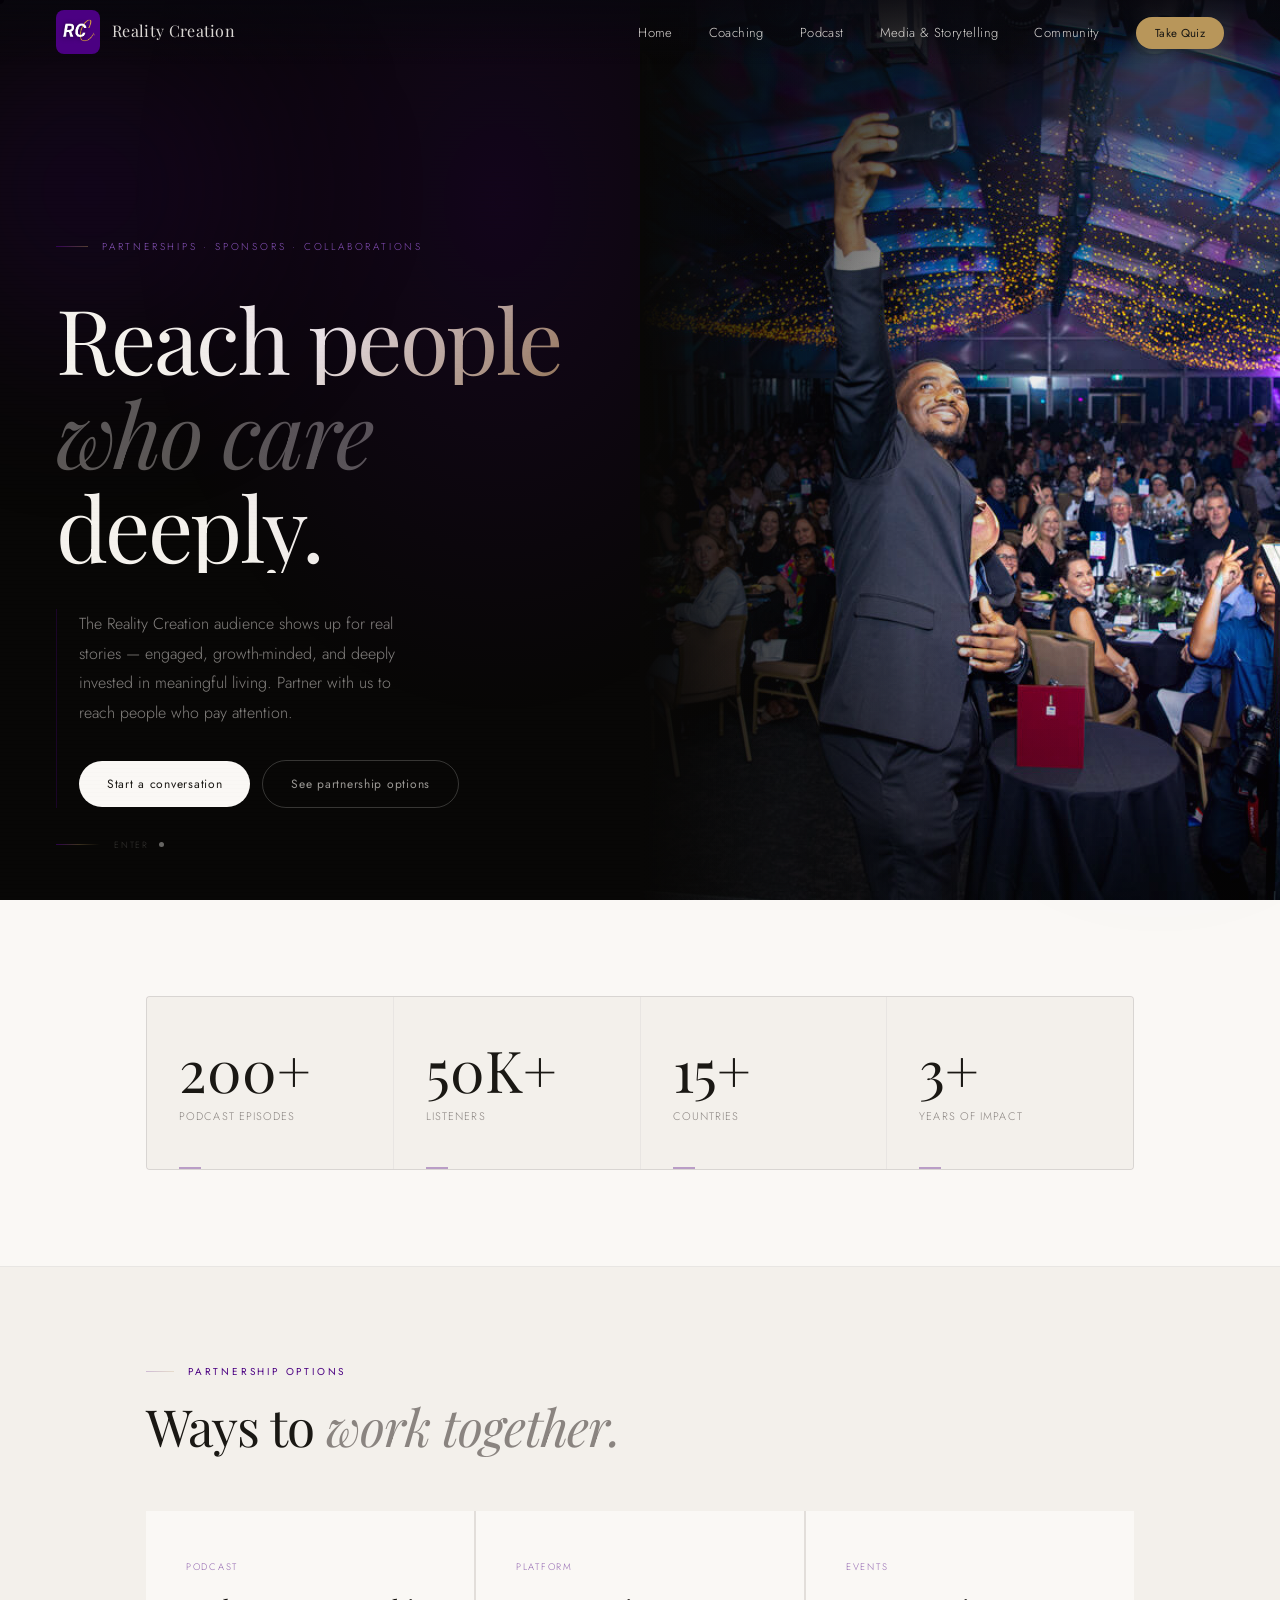
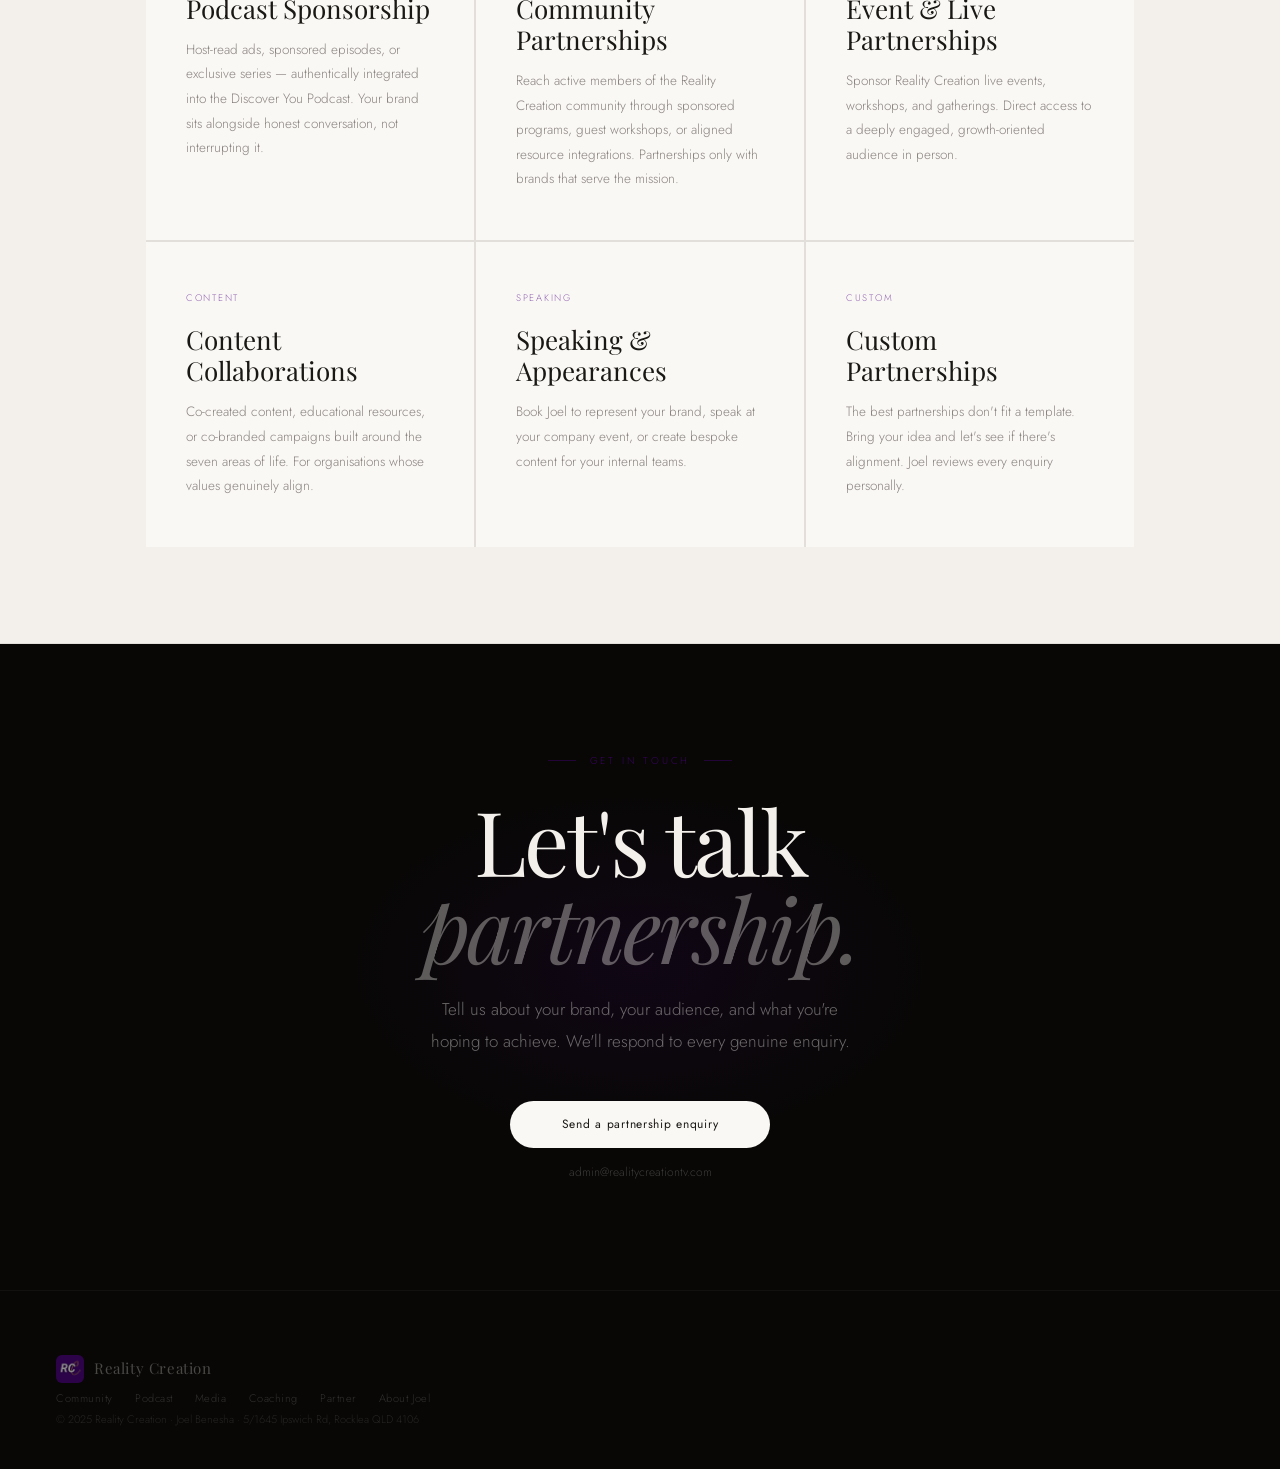
<file: partner.html>
﻿<!DOCTYPE html>
<html lang="en">
<head>
<meta charset="UTF-8">
<meta name="viewport" content="width=device-width, initial-scale=1.0">
<meta name="description" content="Partner with Reality Creation, Brisbane. Reach 50,000+ engaged listeners and community members who show up for real stories.">
<title>Partner With Reality Creation | Brisbane Podcast Sponsorship</title>
<link rel="canonical" href="https://realitycreation.co/partner.html">
<link rel="icon" type="image/png" href="photos/Logo real.png">
<meta property="og:type" content="website">
<meta property="og:url" content="https://realitycreation.co/partner.html">
<meta property="og:title" content="Partner With Reality Creation | Brisbane Podcast Sponsorship">
<meta property="og:description" content="Reach 50,000+ engaged listeners and community members who show up for real stories. Partner with Reality Creation, Brisbane.">
<meta property="og:image" content="https://realitycreation.co/photos/Logo%20real.png">
<meta name="twitter:card" content="summary_large_image">
<meta name="twitter:title" content="Partner With Reality Creation | Brisbane Podcast Sponsorship">
<meta name="twitter:description" content="Reach 50,000+ engaged listeners and community members who show up for real stories. Partner with Reality Creation, Brisbane.">
<link rel="preconnect" href="https://fonts.googleapis.com">
<link rel="preconnect" href="https://fonts.gstatic.com" crossorigin>
<link href="https://fonts.googleapis.com/css2?family=Playfair+Display:ital,wght@0,300;0,400;0,500;1,300;1,400;1,500&family=Libre+Baskerville:ital,wght@0,400;1,400&family=Jost:wght@200;300;400;500&display=swap" rel="stylesheet">
<link rel="stylesheet" href="css/style.css">
</head>
<body>
<div id="cur"></div>
<nav id="nav" class="dk">
  <a href="index.html" class="nlogo">
    <img src="photos/Logo real.png" alt="Reality Creation" class="nlogo-img" style="width:44px;height:44px;border-radius:8px;object-fit:contain;flex-shrink:0">
    <div><span class="nlogo-t">Reality Creation</span></div>
  </a>
  <ul class="nlinks">
    <li><a href="index.html"        class="nl">Home</a></li>
    <li><a href="coaching.html"     class="nl">Coaching</a></li>
    <li><a href="podcast.html"      class="nl">Podcast</a></li>
    <li><a href="media.html"        class="nl">Media &amp; Storytelling</a></li>
    <li><a href="community.html"    class="nl">Community</a></li>
    <li><a href="coaching.html#diagnostic-cta" class="nl ncta">Take Quiz</a></li>
  </ul>
  <div class="nham"><span></span><span></span><span></span></div>
</nav>

<section id="hero">
  <div class="h-left">
    <div class="h-atmo"></div><div class="h-scan"></div>
    <div class="h-eyebrow ap"><span class="h-eyebrow-rule"></span>Partnerships · Sponsors · Collaborations</div>
    <h1 class="h-h1">
      <span class="h-line"><span class="h-li" id="hl0">Reach people</span></span>
      <span class="h-line dl1"><span class="h-li h-l2" id="hl1">who care</span></span>
      <span class="h-line dl2"><span class="h-li" id="hl2">deeply.</span></span>
    </h1>
    <div class="h-sub-wrap ap d3">
      <div class="h-vline"></div>
      <div>
        <p class="h-sub">The Reality Creation audience shows up for real stories &mdash; engaged, growth-minded, and deeply invested in meaningful living. Partner with us to reach people who pay attention.</p>
        <div class="h-acts">
          <a href="#enquire" class="btn btn-cream">Start a conversation</a>
          <a href="#options" class="btn btn-ghost-lt">See partnership options</a>
        </div>
      </div>
    </div>
    <div class="h-scroll"><div class="h-thread"></div><span class="h-scroll-lbl">Enter</span></div>
  </div>
  <div class="h-right">
    <div class="h-photo" id="h-bg" style="background:url('photos/extracted/about-photo-3-e8c68e2301.jpg') center 28% / cover no-repeat"></div>
    <div class="h-fade-l"></div><div class="h-fade-v"></div>
  </div>
</section>

<section style="background:var(--cream);border-bottom:1px solid var(--rule)">
  <div style="max-width:1100px;margin:0 auto;padding:96px 56px">
    <div style="display:grid;grid-template-columns:repeat(4,1fr);gap:1px;background:var(--rule);border:1px solid var(--rule);border-radius:4px;overflow:hidden" class="ap">
      <div style="background:var(--cream-2);padding:44px 32px;position:relative;transition:background .3s" onmouseover="this.style.background='var(--cream-3)'" onmouseout="this.style.background='var(--cream-2)'"><div style="position:absolute;bottom:0;left:32px;width:22px;height:2px;background:var(--p);opacity:.35"></div><div style="font-family:var(--serif);font-size:clamp(38px,4.5vw,58px);font-weight:300;color:var(--ink);line-height:1;margin-bottom:8px">200+</div><div style="font-size:11px;letter-spacing:.1em;text-transform:uppercase;color:var(--stone)">Podcast Episodes</div></div><div style="background:var(--cream-2);padding:44px 32px;position:relative;transition:background .3s" onmouseover="this.style.background='var(--cream-3)'" onmouseout="this.style.background='var(--cream-2)'"><div style="position:absolute;bottom:0;left:32px;width:22px;height:2px;background:var(--p);opacity:.35"></div><div style="font-family:var(--serif);font-size:clamp(38px,4.5vw,58px);font-weight:300;color:var(--ink);line-height:1;margin-bottom:8px">50K+</div><div style="font-size:11px;letter-spacing:.1em;text-transform:uppercase;color:var(--stone)">Listeners</div></div><div style="background:var(--cream-2);padding:44px 32px;position:relative;transition:background .3s" onmouseover="this.style.background='var(--cream-3)'" onmouseout="this.style.background='var(--cream-2)'"><div style="position:absolute;bottom:0;left:32px;width:22px;height:2px;background:var(--p);opacity:.35"></div><div style="font-family:var(--serif);font-size:clamp(38px,4.5vw,58px);font-weight:300;color:var(--ink);line-height:1;margin-bottom:8px">15+</div><div style="font-size:11px;letter-spacing:.1em;text-transform:uppercase;color:var(--stone)">Countries</div></div><div style="background:var(--cream-2);padding:44px 32px;position:relative;transition:background .3s" onmouseover="this.style.background='var(--cream-3)'" onmouseout="this.style.background='var(--cream-2)'"><div style="position:absolute;bottom:0;left:32px;width:22px;height:2px;background:var(--p);opacity:.35"></div><div style="font-family:var(--serif);font-size:clamp(38px,4.5vw,58px);font-weight:300;color:var(--ink);line-height:1;margin-bottom:8px">3+</div><div style="font-size:11px;letter-spacing:.1em;text-transform:uppercase;color:var(--stone)">Years of Impact</div></div>
    </div>
  </div>
</section>

<section id="options" style="background:var(--cream-2);border-bottom:1px solid var(--rule)">
  <div style="max-width:1100px;margin:0 auto;padding:96px 56px">
    <div class="sec-label ap">Partnership options</div>
    <h2 style="font-family:var(--serif);font-size:clamp(32px,4vw,54px);font-weight:300;line-height:1.1;letter-spacing:-.02em;color:var(--ink);margin-bottom:56px" class="ap d1">Ways to <em style="font-style:italic;color:var(--stone)">work together.</em></h2>
    <div style="display:grid;grid-template-columns:repeat(3,1fr);gap:2px;background:var(--rule)">
      <div style="background:var(--cream);padding:48px 40px;display:flex;flex-direction:column;position:relative;transition:background .3s" class="ap " onmouseover="this.style.background='var(--cream-2)'" onmouseout="this.style.background='var(--cream)'"><div style="position:absolute;top:0;left:0;right:0;height:2px;background:var(--p);transform:scaleX(0);transform-origin:left;transition:transform .5s" class="hover-bar"></div><div style="font-size:9.5px;letter-spacing:.18em;text-transform:uppercase;color:var(--p);opacity:.58;margin-bottom:18px">Podcast</div><div style="font-family:var(--serif);font-size:clamp(20px,2.2vw,26px);font-weight:300;color:var(--ink);line-height:1.2;margin-bottom:14px">Podcast Sponsorship</div><p style="font-size:13.5px;font-weight:300;color:var(--stone);line-height:1.82;flex:1">Host-read ads, sponsored episodes, or exclusive series — authentically integrated into the Discover You Podcast. Your brand sits alongside honest conversation, not interrupting it.</p></div><div style="background:var(--cream);padding:48px 40px;display:flex;flex-direction:column;position:relative;transition:background .3s" class="ap d1" onmouseover="this.style.background='var(--cream-2)'" onmouseout="this.style.background='var(--cream)'"><div style="position:absolute;top:0;left:0;right:0;height:2px;background:var(--p);transform:scaleX(0);transform-origin:left;transition:transform .5s" class="hover-bar"></div><div style="font-size:9.5px;letter-spacing:.18em;text-transform:uppercase;color:var(--p);opacity:.58;margin-bottom:18px">Platform</div><div style="font-family:var(--serif);font-size:clamp(20px,2.2vw,26px);font-weight:300;color:var(--ink);line-height:1.2;margin-bottom:14px">Community Partnerships</div><p style="font-size:13.5px;font-weight:300;color:var(--stone);line-height:1.82;flex:1">Reach active members of the Reality Creation community through sponsored programs, guest workshops, or aligned resource integrations. Partnerships only with brands that serve the mission.</p></div><div style="background:var(--cream);padding:48px 40px;display:flex;flex-direction:column;position:relative;transition:background .3s" class="ap d2" onmouseover="this.style.background='var(--cream-2)'" onmouseout="this.style.background='var(--cream)'"><div style="position:absolute;top:0;left:0;right:0;height:2px;background:var(--p);transform:scaleX(0);transform-origin:left;transition:transform .5s" class="hover-bar"></div><div style="font-size:9.5px;letter-spacing:.18em;text-transform:uppercase;color:var(--p);opacity:.58;margin-bottom:18px">Events</div><div style="font-family:var(--serif);font-size:clamp(20px,2.2vw,26px);font-weight:300;color:var(--ink);line-height:1.2;margin-bottom:14px">Event & Live Partnerships</div><p style="font-size:13.5px;font-weight:300;color:var(--stone);line-height:1.82;flex:1">Sponsor Reality Creation live events, workshops, and gatherings. Direct access to a deeply engaged, growth-oriented audience in person.</p></div><div style="background:var(--cream);padding:48px 40px;display:flex;flex-direction:column;position:relative;transition:background .3s" class="ap " onmouseover="this.style.background='var(--cream-2)'" onmouseout="this.style.background='var(--cream)'"><div style="position:absolute;top:0;left:0;right:0;height:2px;background:var(--p);transform:scaleX(0);transform-origin:left;transition:transform .5s" class="hover-bar"></div><div style="font-size:9.5px;letter-spacing:.18em;text-transform:uppercase;color:var(--p);opacity:.58;margin-bottom:18px">Content</div><div style="font-family:var(--serif);font-size:clamp(20px,2.2vw,26px);font-weight:300;color:var(--ink);line-height:1.2;margin-bottom:14px">Content Collaborations</div><p style="font-size:13.5px;font-weight:300;color:var(--stone);line-height:1.82;flex:1">Co-created content, educational resources, or co-branded campaigns built around the seven areas of life. For organisations whose values genuinely align.</p></div><div style="background:var(--cream);padding:48px 40px;display:flex;flex-direction:column;position:relative;transition:background .3s" class="ap d1" onmouseover="this.style.background='var(--cream-2)'" onmouseout="this.style.background='var(--cream)'"><div style="position:absolute;top:0;left:0;right:0;height:2px;background:var(--p);transform:scaleX(0);transform-origin:left;transition:transform .5s" class="hover-bar"></div><div style="font-size:9.5px;letter-spacing:.18em;text-transform:uppercase;color:var(--p);opacity:.58;margin-bottom:18px">Speaking</div><div style="font-family:var(--serif);font-size:clamp(20px,2.2vw,26px);font-weight:300;color:var(--ink);line-height:1.2;margin-bottom:14px">Speaking & Appearances</div><p style="font-size:13.5px;font-weight:300;color:var(--stone);line-height:1.82;flex:1">Book Joel to represent your brand, speak at your company event, or create bespoke content for your internal teams.</p></div><div style="background:var(--cream);padding:48px 40px;display:flex;flex-direction:column;position:relative;transition:background .3s" class="ap d2" onmouseover="this.style.background='var(--cream-2)'" onmouseout="this.style.background='var(--cream)'"><div style="position:absolute;top:0;left:0;right:0;height:2px;background:var(--p);transform:scaleX(0);transform-origin:left;transition:transform .5s" class="hover-bar"></div><div style="font-size:9.5px;letter-spacing:.18em;text-transform:uppercase;color:var(--p);opacity:.58;margin-bottom:18px">Custom</div><div style="font-family:var(--serif);font-size:clamp(20px,2.2vw,26px);font-weight:300;color:var(--ink);line-height:1.2;margin-bottom:14px">Custom Partnerships</div><p style="font-size:13.5px;font-weight:300;color:var(--stone);line-height:1.82;flex:1">The best partnerships don't fit a template. Bring your idea and let's see if there's alignment. Joel reviews every enquiry personally.</p></div>
    </div>
  </div>
</section>

<section id="enquire" style="background:var(--void);position:relative;overflow:hidden">
  <div style="max-width:800px;margin:0 auto;padding:108px 56px;text-align:center;position:relative;z-index:1">
    <div style="position:absolute;left:50%;top:50%;transform:translate(-50%,-50%);width:600px;height:360px;background:radial-gradient(ellipse,rgba(75,0,130,.12) 0%,transparent 68%);pointer-events:none"></div>
    <div class="join-kicker ap">Get in touch</div>
    <h2 style="font-family:var(--serif);font-size:clamp(44px,7vw,96px);font-weight:300;line-height:.97;letter-spacing:-.032em;color:#F3F0EB;margin-bottom:24px" class="ap d1">Let's talk <em style="font-style:italic;color:rgba(243,240,235,.36)">partnership.</em></h2>
    <p style="font-size:17px;font-weight:300;color:rgba(243,240,235,.42);line-height:1.85;margin-bottom:44px;max-width:440px;margin-left:auto;margin-right:auto" class="ap d2">Tell us about your brand, your audience, and what you're hoping to achieve. We'll respond to every genuine enquiry.</p>
    <div class="ap d3" style="display:flex;flex-direction:column;align-items:center;gap:14px">
      <a href="mailto:admin@realitycreationtv.com?subject=Partnership Enquiry" class="btn btn-cream" style="min-width:260px;text-align:center">Send a partnership enquiry</a>
      <span style="font-size:12px;color:rgba(243,240,235,.22)">admin@realitycreationtv.com</span>
    </div>
  </div>
</section>
<footer>
  <div class="ft-logo" style="display:flex;align-items:center;gap:10px">
    <img src="photos/extracted/about-footer-logo-3e33c82473.jpg" alt="RC" style="width:28px;height:28px;border-radius:6px;opacity:.55">
    <span>Reality Creation</span>
  </div>
  <ul class="ft-links">
    <li><a href="community.html">Community</a></li>
    <li><a href="podcast.html">Podcast</a></li>
    <li><a href="media.html">Media</a></li>
    <li><a href="coaching.html">Coaching</a></li>
    <li><a href="partner.html">Partner</a></li>
    <li><a href="about.html">About Joel</a></li>
  </ul>
  <div class="ft-copy">© 2025 Reality Creation · Joel Benesha · 5/1645 Ipswich Rd, Rocklea QLD 4106</div>
</footer>
<script src="js/main.js"></script>
</body>
</html>
</file>
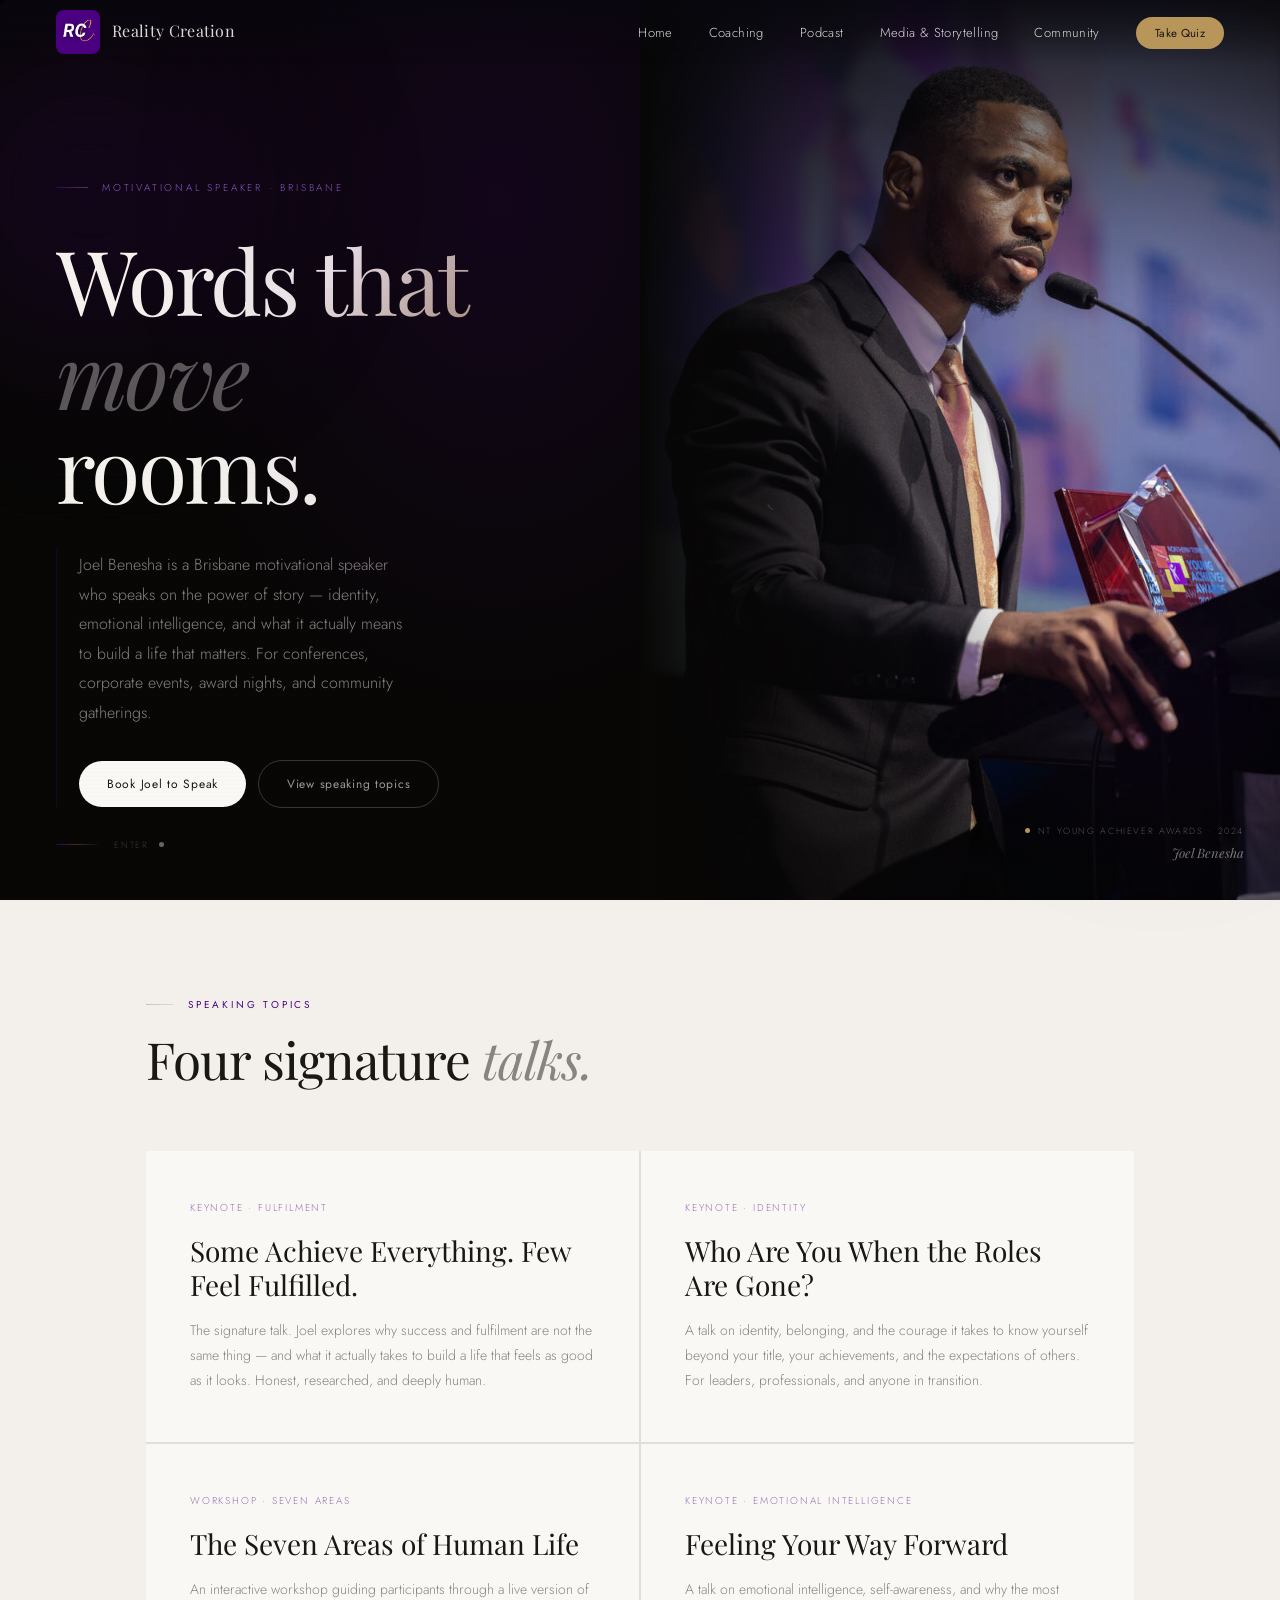
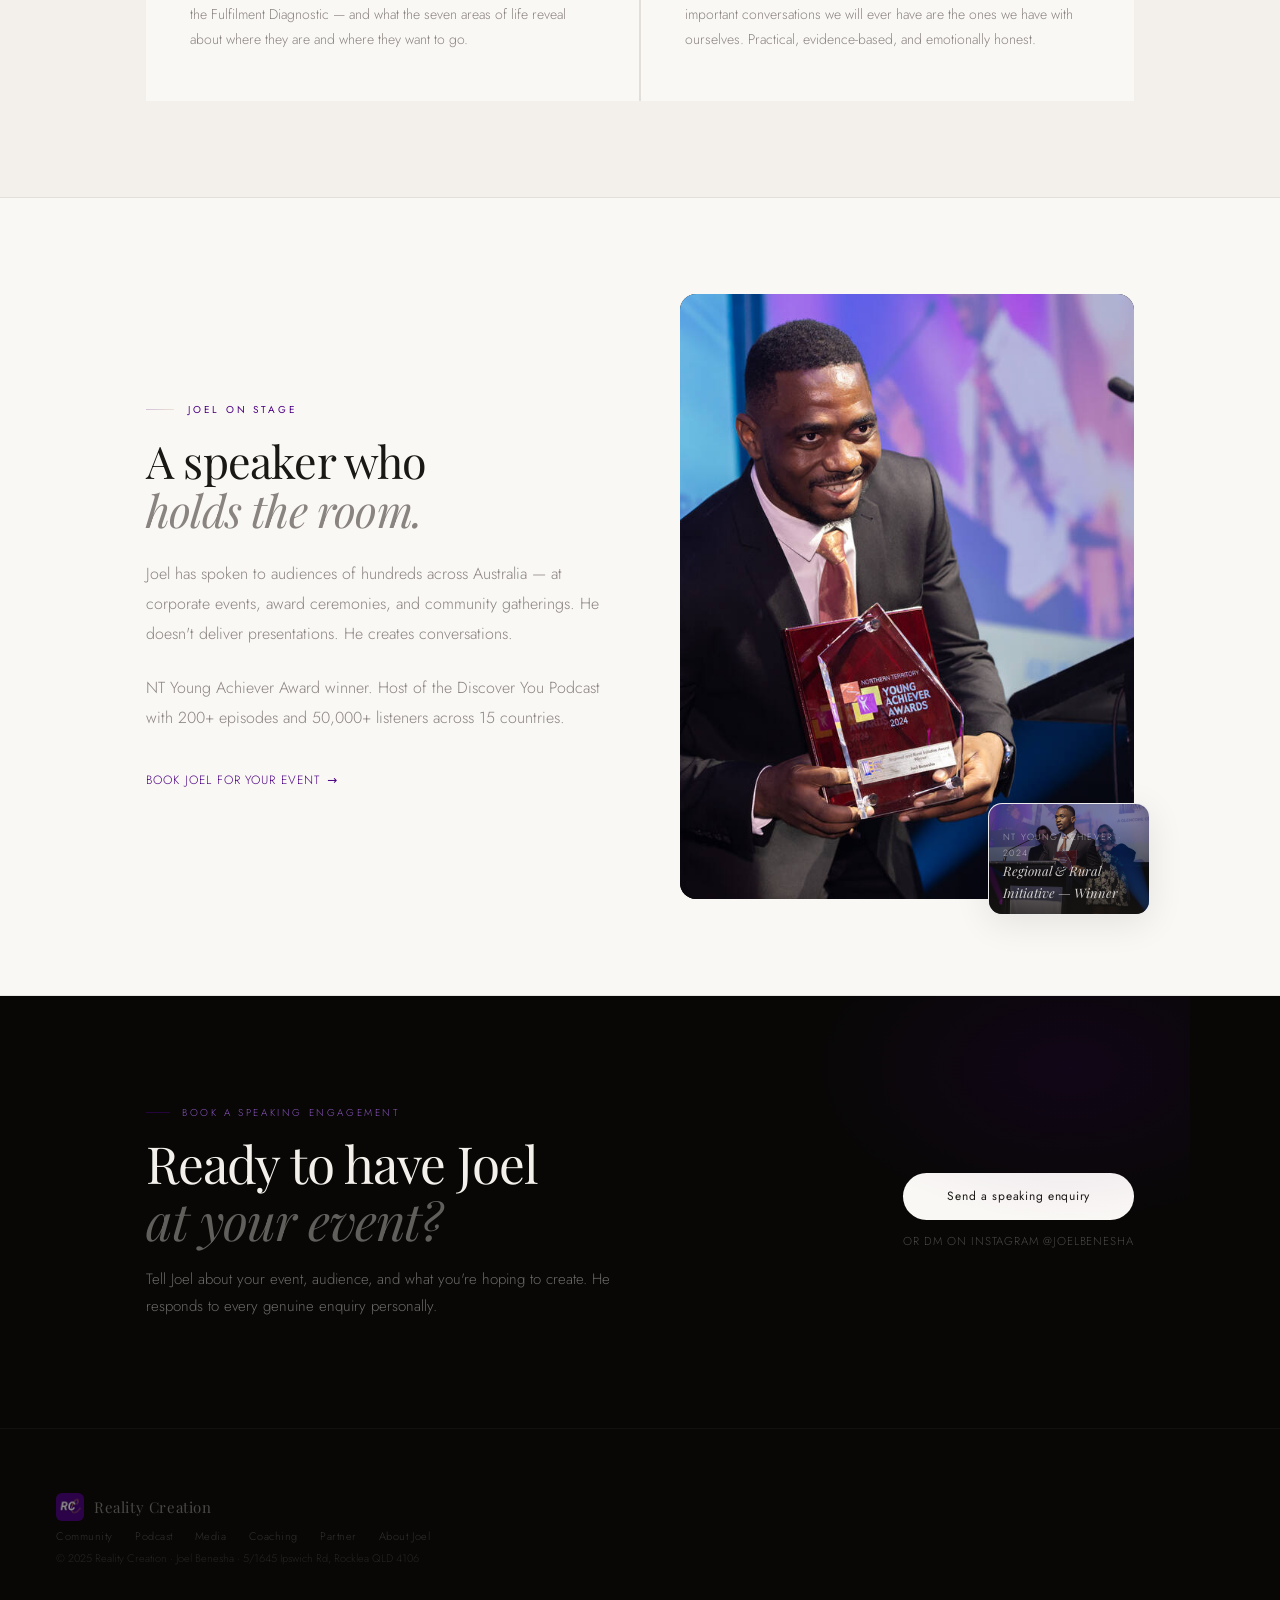
<file: speaking.html>
﻿<!DOCTYPE html>
<html lang="en">
<head>
<meta charset="UTF-8">
<meta name="viewport" content="width=device-width, initial-scale=1.0">
<meta name="description" content="Book Joel Benesha, Brisbane motivational and keynote speaker, for keynotes, panels, and workshops on storytelling, identity, and what it takes to build a life that matters.">
<title>Motivational &amp; Keynote Speaker Brisbane | Joel Benesha</title>
<link rel="canonical" href="https://realitycreation.co/speaking.html">
<link rel="icon" type="image/png" href="photos/Logo real.png">
<meta property="og:type" content="website">
<meta property="og:url" content="https://realitycreation.co/speaking.html">
<meta property="og:title" content="Motivational &amp; Keynote Speaker Brisbane | Joel Benesha">
<meta property="og:description" content="Book Joel Benesha, Brisbane motivational and keynote speaker, for keynotes, panels, and workshops on storytelling, identity, and what it takes to build a life that matters.">
<meta property="og:image" content="https://realitycreation.co/photos/Logo%20real.png">
<meta name="twitter:card" content="summary_large_image">
<meta name="twitter:title" content="Motivational &amp; Keynote Speaker Brisbane | Joel Benesha">
<meta name="twitter:description" content="Book Joel Benesha, Brisbane motivational and keynote speaker, for keynotes, panels, and workshops on storytelling, identity, and what it takes to build a life that matters.">
<link rel="preconnect" href="https://fonts.googleapis.com">
<link rel="preconnect" href="https://fonts.gstatic.com" crossorigin>
<link href="https://fonts.googleapis.com/css2?family=Playfair+Display:ital,wght@0,300;0,400;0,500;1,300;1,400;1,500&family=Libre+Baskerville:ital,wght@0,400;1,400&family=Jost:wght@200;300;400;500&display=swap" rel="stylesheet">
<link rel="stylesheet" href="css/style.css">
</head>
<body>
<div id="cur"></div>
<nav id="nav" class="dk">
  <a href="index.html" class="nlogo">
    <img src="photos/Logo real.png" alt="Reality Creation" class="nlogo-img" style="width:44px;height:44px;border-radius:8px;object-fit:contain;flex-shrink:0">
    <div><span class="nlogo-t">Reality Creation</span></div>
  </a>
  <ul class="nlinks">
    <li><a href="index.html"        class="nl">Home</a></li>
    <li><a href="coaching.html"     class="nl">Coaching</a></li>
    <li><a href="podcast.html"      class="nl">Podcast</a></li>
    <li><a href="media.html"        class="nl">Media &amp; Storytelling</a></li>
    <li><a href="community.html"    class="nl">Community</a></li>
    <li><a href="coaching.html#diagnostic-cta" class="nl ncta">Take Quiz</a></li>
  </ul>
  <div class="nham"><span></span><span></span><span></span></div>
</nav>

<section id="hero">
  <div class="h-left">
    <div class="h-atmo"></div><div class="h-scan"></div>
    <div class="h-eyebrow ap"><span class="h-eyebrow-rule"></span>Motivational Speaker · Brisbane</div>
    <h1 class="h-h1">
      <span class="h-line"><span class="h-li" id="hl0">Words that</span></span>
      <span class="h-line dl1"><span class="h-li h-l2" id="hl1">move</span></span>
      <span class="h-line dl2"><span class="h-li" id="hl2">rooms.</span></span>
    </h1>
    <div class="h-sub-wrap ap d3">
      <div class="h-vline"></div>
      <div>
        <p class="h-sub">Joel Benesha is a Brisbane motivational speaker who speaks on the power of story &mdash; identity, emotional intelligence, and what it actually means to build a life that matters. For conferences, corporate events, award nights, and community gatherings.</p>
        <div class="h-acts">
          <a href="#book" class="btn btn-cream">Book Joel to Speak</a>
          <a href="#topics" class="btn btn-ghost-lt">View speaking topics</a>
        </div>
      </div>
    </div>
    <div class="h-scroll"><div class="h-thread"></div><span class="h-scroll-lbl">Enter</span></div>
  </div>
  <div class="h-right">
    <div class="h-photo" id="h-bg" style="background:url('photos/extracted/about-hero-23f74eb0e1.jpg') center 18% / cover no-repeat"></div>
    <div class="h-fade-l"></div><div class="h-fade-v"></div>
    <div class="h-cred">
      <div class="h-cred-badge"><span class="h-cred-dot"></span><span class="h-cred-lbl">NT Young Achiever Awards · 2024</span></div>
      <span class="h-cred-name">Joel Benesha</span>
    </div>
  </div>
</section>

<section id="topics" style="background:var(--cream-2);border-bottom:1px solid var(--rule)">
  <div style="max-width:1100px;margin:0 auto;padding:96px 56px">
    <div class="sec-label ap">Speaking topics</div>
    <h2 style="font-family:var(--serif);font-size:clamp(32px,4vw,54px);font-weight:300;line-height:1.1;letter-spacing:-.02em;color:var(--ink);margin-bottom:64px" class="ap d1">Four signature <em style="font-style:italic;color:var(--stone)">talks.</em></h2>
    <div style="display:grid;grid-template-columns:1fr 1fr;gap:2px;background:var(--rule)">
      <div style="background:var(--cream);padding:48px 44px;position:relative;transition:background .3s" class="ap " onmouseover="this.style.background='var(--cream-2)'" onmouseout="this.style.background='var(--cream)'">
        <div style="position:absolute;top:0;left:0;right:0;height:2px;background:var(--p);transform:scaleX(0);transform-origin:left;transition:transform .5s" onmouseover="this.style.transform='scaleX(1)'" onmouseout="this.style.transform='scaleX(0)'"></div>
        <div style="font-size:10px;letter-spacing:.18em;text-transform:uppercase;color:var(--p);opacity:.55;margin-bottom:18px">Keynote · Fulfilment</div>
        <div style="font-family:var(--serif);font-size:clamp(20px,2.2vw,28px);font-weight:300;color:var(--ink);line-height:1.2;margin-bottom:16px">Some Achieve Everything. Few Feel Fulfilled.</div>
        <p style="font-size:14px;font-weight:300;color:var(--stone);line-height:1.82">The signature talk. Joel explores why success and fulfilment are not the same thing — and what it actually takes to build a life that feels as good as it looks. Honest, researched, and deeply human.</p>
      </div><div style="background:var(--cream);padding:48px 44px;position:relative;transition:background .3s" class="ap d1" onmouseover="this.style.background='var(--cream-2)'" onmouseout="this.style.background='var(--cream)'">
        <div style="position:absolute;top:0;left:0;right:0;height:2px;background:var(--p);transform:scaleX(0);transform-origin:left;transition:transform .5s" onmouseover="this.style.transform='scaleX(1)'" onmouseout="this.style.transform='scaleX(0)'"></div>
        <div style="font-size:10px;letter-spacing:.18em;text-transform:uppercase;color:var(--p);opacity:.55;margin-bottom:18px">Keynote · Identity</div>
        <div style="font-family:var(--serif);font-size:clamp(20px,2.2vw,28px);font-weight:300;color:var(--ink);line-height:1.2;margin-bottom:16px">Who Are You When the Roles Are Gone?</div>
        <p style="font-size:14px;font-weight:300;color:var(--stone);line-height:1.82">A talk on identity, belonging, and the courage it takes to know yourself beyond your title, your achievements, and the expectations of others. For leaders, professionals, and anyone in transition.</p>
      </div><div style="background:var(--cream);padding:48px 44px;position:relative;transition:background .3s" class="ap d2" onmouseover="this.style.background='var(--cream-2)'" onmouseout="this.style.background='var(--cream)'">
        <div style="position:absolute;top:0;left:0;right:0;height:2px;background:var(--p);transform:scaleX(0);transform-origin:left;transition:transform .5s" onmouseover="this.style.transform='scaleX(1)'" onmouseout="this.style.transform='scaleX(0)'"></div>
        <div style="font-size:10px;letter-spacing:.18em;text-transform:uppercase;color:var(--p);opacity:.55;margin-bottom:18px">Workshop · Seven Areas</div>
        <div style="font-family:var(--serif);font-size:clamp(20px,2.2vw,28px);font-weight:300;color:var(--ink);line-height:1.2;margin-bottom:16px">The Seven Areas of Human Life</div>
        <p style="font-size:14px;font-weight:300;color:var(--stone);line-height:1.82">An interactive workshop guiding participants through a live version of the Fulfilment Diagnostic — and what the seven areas of life reveal about where they are and where they want to go.</p>
      </div><div style="background:var(--cream);padding:48px 44px;position:relative;transition:background .3s" class="ap d3" onmouseover="this.style.background='var(--cream-2)'" onmouseout="this.style.background='var(--cream)'">
        <div style="position:absolute;top:0;left:0;right:0;height:2px;background:var(--p);transform:scaleX(0);transform-origin:left;transition:transform .5s" onmouseover="this.style.transform='scaleX(1)'" onmouseout="this.style.transform='scaleX(0)'"></div>
        <div style="font-size:10px;letter-spacing:.18em;text-transform:uppercase;color:var(--p);opacity:.55;margin-bottom:18px">Keynote · Emotional Intelligence</div>
        <div style="font-family:var(--serif);font-size:clamp(20px,2.2vw,28px);font-weight:300;color:var(--ink);line-height:1.2;margin-bottom:16px">Feeling Your Way Forward</div>
        <p style="font-size:14px;font-weight:300;color:var(--stone);line-height:1.82">A talk on emotional intelligence, self-awareness, and why the most important conversations we will ever have are the ones we have with ourselves. Practical, evidence-based, and emotionally honest.</p>
      </div>
    </div>
  </div>
</section>

<section style="background:var(--cream);border-bottom:1px solid var(--rule)">
  <div style="max-width:1100px;margin:0 auto;padding:96px 56px">
    <div style="display:grid;grid-template-columns:1fr 1fr;gap:80px;align-items:center">
      <div>
        <div class="sec-label ap">Joel on stage</div>
        <h2 style="font-family:var(--serif);font-size:clamp(28px,3.5vw,46px);font-weight:300;line-height:1.1;letter-spacing:-.018em;color:var(--ink);margin-bottom:24px" class="ap d1">A speaker who<br><em style="font-style:italic;color:var(--stone)">holds the room.</em></h2>
        <p style="font-size:16px;font-weight:300;color:var(--stone);line-height:1.88;margin-bottom:24px" class="ap d2">Joel has spoken to audiences of hundreds across Australia — at corporate events, award ceremonies, and community gatherings. He doesn't deliver presentations. He creates conversations.</p>
        <p style="font-size:16px;font-weight:300;color:var(--stone);line-height:1.88;margin-bottom:32px" class="ap d3">NT Young Achiever Award winner. Host of the Discover You Podcast with 200+ episodes and 50,000+ listeners across 15 countries.</p>
        <a href="#book" class="tlink ap d3">Book Joel for your event <span class="arr">→</span></a>
      </div>
      <div class="ap d1" style="position:relative">
        <div style="width:100%;aspect-ratio:3/4;border-radius:16px;overflow:hidden;background:#111">
          <img src="photos/extracted/about-photo-1-2ce38934c0.jpg" alt="Joel Benesha speaking" loading="lazy" style="width:100%;height:100%;object-fit:cover;object-position:center top;display:block">
        </div>
        <div style="position:absolute;bottom:-16px;right:-16px;background:var(--white);border:1px solid var(--rule);border-radius:14px;overflow:hidden;box-shadow:0 8px 36px rgba(0,0,0,.09)">
          <img src="photos/extracted/speaking-photo-2-a14e0eab02.jpg" alt="NT Young Achiever Award" loading="lazy" style="width:160px;height:110px;object-fit:cover;display:block;filter:brightness(.85)">
          <div style="position:absolute;bottom:0;left:0;right:0;padding:10px 14px;background:linear-gradient(0deg,rgba(26,24,20,.75),transparent)">
            <div style="font-size:9px;letter-spacing:.14em;text-transform:uppercase;color:rgba(250,248,245,.55)">NT Young Achiever · 2024</div>
            <div style="font-family:var(--serif);font-size:13px;font-weight:300;font-style:italic;color:rgba(250,248,245,.82)">Regional & Rural Initiative — Winner</div>
          </div>
        </div>
      </div>
    </div>
  </div>
</section>

<section id="book" style="background:var(--void);position:relative;overflow:hidden">
  <div style="max-width:1100px;margin:0 auto;padding:108px 56px;display:grid;grid-template-columns:1fr auto;gap:64px;align-items:center;position:relative;z-index:1">
    <div style="position:absolute;top:-40px;right:0;width:400px;height:280px;background:radial-gradient(ellipse at 70% 40%,rgba(75,0,130,.14) 0%,transparent 65%);pointer-events:none"></div>
    <div>
      <div style="font-size:10px;letter-spacing:.26em;text-transform:uppercase;color:rgba(160,100,220,.85);margin-bottom:14px;display:flex;align-items:center;gap:12px">
        <span style="width:24px;height:1px;background:rgba(75,0,130,.45);display:inline-block"></span>
        Book a Speaking Engagement
      </div>
      <h2 style="font-family:var(--serif);font-size:clamp(28px,4vw,56px);font-weight:300;color:#F3F0EB;line-height:1.1;letter-spacing:-.022em;margin-bottom:18px">Ready to have Joel<br><em style="font-style:italic;color:rgba(243,240,235,.38)">at your event?</em></h2>
      <p style="font-size:15px;font-weight:300;color:rgba(243,240,235,.42);line-height:1.82;max-width:480px">Tell Joel about your event, audience, and what you're hoping to create. He responds to every genuine enquiry personally.</p>
    </div>
    <div style="display:flex;flex-direction:column;gap:12px;flex-shrink:0;min-width:200px">
      <a href="mailto:admin@realitycreationtv.com?subject=Speaking Enquiry" class="btn btn-cream" style="text-align:center;white-space:nowrap">Send a speaking enquiry</a>
      <span style="font-size:11.5px;letter-spacing:.08em;text-transform:uppercase;color:rgba(243,240,235,.28);text-align:center">Or DM on Instagram @joelbenesha</span>
    </div>
  </div>
</section>
<footer>
  <div class="ft-logo" style="display:flex;align-items:center;gap:10px">
    <img src="photos/extracted/about-footer-logo-3e33c82473.jpg" alt="RC" loading="lazy" style="width:28px;height:28px;border-radius:6px;opacity:.55">
    <span>Reality Creation</span>
  </div>
  <ul class="ft-links">
    <li><a href="community.html">Community</a></li>
    <li><a href="podcast.html">Podcast</a></li>
    <li><a href="media.html">Media</a></li>
    <li><a href="coaching.html">Coaching</a></li>
    <li><a href="partner.html">Partner</a></li>
    <li><a href="about.html">About Joel</a></li>
  </ul>
  <div class="ft-copy">© 2025 Reality Creation · Joel Benesha · 5/1645 Ipswich Rd, Rocklea QLD 4106</div>
</footer>
<script src="js/main.js"></script>

</body>
</html>
</file>
<file: css/style.css>
﻿/* Reality Creation Centre â€” Shared Stylesheet v1.0 */



/* â•â•â•â•â•â•â•â•â•â•â•â•â•â•â•â•â•â•â•â•â•â•â•â•â•â•â•â•â•â•â•â•â•â•â•â•â•â•â•â•â•â•
   FOUNDATION
â•â•â•â•â•â•â•â•â•â•â•â•â•â•â•â•â•â•â•â•â•â•â•â•â•â•â•â•â•â•â•â•â•â•â•â•â•â•â•â•â•â• */
*,*::before,*::after{box-sizing:border-box;margin:0;padding:0}
:root{
  --cream:#FAF8F5; --cream-2:#F3F0EB; --cream-3:#EAE6DF; --white:#FFFFFF;
  --ink:#1A1814; --ink-soft:#2E2B26; --char:#4A4640;
  --stone:#8A8480; --stone-lt:#B8B4AE;
  --rule:rgba(26,24,20,0.08); --rule-w:rgba(26,24,20,0.13);
  --p:#4B0082; --p-soft:rgba(75,0,130,0.055); --p-mid:rgba(75,0,130,0.11);
  --p-line:rgba(75,0,130,0.22); --p-glow:rgba(75,0,130,0.16);
  --void:#080706; --void-2:#131110;
  --gold:#E8B84B; --gold-soft:rgba(232,184,75,0.14); --gold-line:rgba(232,184,75,0.35);
  --serif:'Playfair Display',Georgia,serif;
  --bask:'Libre Baskerville',Georgia,serif;
  --sans:'Jost',system-ui,sans-serif;
  --ease:cubic-bezier(0.16,1,0.3,1);
  --ease2:cubic-bezier(0.25,0.46,0.45,0.94);
}
html{scroll-behavior:smooth}
body{background:var(--cream);color:var(--ink);font-family:var(--sans);font-weight:300;line-height:1.7;overflow-x:hidden;-webkit-font-smoothing:antialiased}
::-webkit-scrollbar{width:2px}
::-webkit-scrollbar-thumb{background:var(--p-line)}

/* Reveals */
.ap{opacity:0;transform:translateY(22px);transition:opacity .9s var(--ease),transform .9s var(--ease)}
.ap.in{opacity:1;transform:translateY(0)}
.fd{opacity:0;transition:opacity 1.1s var(--ease2)}
.fd.in{opacity:1}
.d1{transition-delay:.1s} .d2{transition-delay:.22s} .d3{transition-delay:.36s}
.d4{transition-delay:.5s} .d5{transition-delay:.64s}

/* Cursor */
#cur{width:8px;height:8px;border-radius:50%;background:var(--p);position:fixed;z-index:9999;pointer-events:none;mix-blend-mode:multiply;transform:translate(-50%,-50%);transition:width .3s var(--ease),height .3s var(--ease),background .3s}
#cur.big{width:36px;height:36px;background:var(--p-soft)}

/* Shared */
.sec-label{font-size:10px;font-weight:400;letter-spacing:.28em;text-transform:uppercase;color:var(--p);opacity:.68;display:flex;align-items:center;gap:14px;margin-bottom:18px}
.sec-label::before{content:'';width:28px;height:1px;background:var(--p-line);flex-shrink:0}

/* Buttons */
.btn{font-family:var(--sans);font-size:12px;font-weight:400;letter-spacing:.06em;padding:13px 28px;border-radius:100px;text-decoration:none;cursor:pointer;display:inline-block;border:none;transition:background .22s,box-shadow .28s,transform .22s,color .22s,border-color .22s}
.btn-fill{color:#fff;background:var(--p)}
.btn-fill:hover{background:rgba(75,0,130,.88);box-shadow:0 6px 24px rgba(75,0,130,.26);transform:translateY(-1px)}
.btn-outline{color:var(--p);background:transparent;border:1px solid var(--p-line)}
.btn-outline:hover{background:var(--p-soft);border-color:var(--p)}
.btn-cream{color:var(--ink);background:var(--cream)}
.btn-cream:hover{background:rgba(250,248,245,.85);transform:translateY(-1px)}
.btn-ghost-lt{color:rgba(245,242,237,.62);background:transparent;border:1px solid rgba(245,242,237,.2)}
.btn-ghost-lt:hover{color:rgba(245,242,237,.9);border-color:rgba(245,242,237,.44)}
.btn-stone{color:var(--stone);background:transparent;border:1px solid var(--rule-w)}
.btn-stone:hover{color:var(--ink);border-color:var(--rule-w);background:var(--cream-2)}
.btn-free{color:var(--ink);background:var(--cream-3);border:none;font-weight:400}
.btn-free:hover{background:var(--cream-2);transform:translateY(-1px)}

.tlink{font-size:12px;font-weight:300;letter-spacing:.08em;text-transform:uppercase;color:var(--p);opacity:.65;text-decoration:none;display:inline-flex;align-items:center;gap:7px;transition:opacity .22s}
.tlink .arr{transition:transform .28s var(--ease)}
.tlink:hover{opacity:1}
.tlink:hover .arr{transform:translateX(5px)}

/* â•â•â•â•â•â•â•â•â•â•â•â•â•â•â•â•â•â•â•â•â•â•â•â•â•â•â•â•â•â•â•â•â•â•â•â•â•â•â•â•â•â•
   NAV
â•â•â•â•â•â•â•â•â•â•â•â•â•â•â•â•â•â•â•â•â•â•â•â•â•â•â•â•â•â•â•â•â•â•â•â•â•â•â•â•â•â• */
#nav{
  position:fixed;top:0;left:0;right:0;z-index:600;
  height:64px;padding:0 56px;
  display:flex;align-items:center;justify-content:space-between;
  transition:background .5s var(--ease2),box-shadow .5s;
}
#nav.lit{background:rgba(250,248,245,.9);backdrop-filter:blur(18px) saturate(180%);-webkit-backdrop-filter:blur(18px) saturate(180%);box-shadow:0 1px 0 var(--rule)}
#nav.dk{background:linear-gradient(to bottom,rgba(8,7,15,.65) 0%,rgba(8,7,15,0) 100%)}
#nav.dk .nlogo-t{color:rgba(248,245,240,.88)}
#nav.dk .nlogo-s{color:rgba(248,245,240,.32)}
#nav.dk .nlogo-img{width:40px;height:40px;border-radius:8px;object-fit:contain;display:block;flex-shrink:0}
#nav.dk .nl{color:rgba(248,245,240,.88)}
#nav.dk .nl:hover{color:rgba(248,245,240,.9)}
#nav.dk .ncta{color:var(--ink)!important;background:var(--gold)!important;border-color:transparent!important}

.nlogo{text-decoration:none;display:flex;align-items:center;gap:12px}
.nlogo-img{width:40px;height:40px;border-radius:8px;object-fit:contain;display:block;flex-shrink:0}
.nlogo-t{font-family:var(--serif);font-size:16px;font-weight:400;color:var(--ink);letter-spacing:.02em;transition:color .4s;line-height:1.1}
.nlogo-s{font-family:var(--sans);font-size:8px;font-weight:300;letter-spacing:.24em;text-transform:uppercase;color:var(--stone);transition:color .4s;display:block;margin-top:3px}
.nlinks{display:flex;align-items:center;gap:36px;list-style:none}
.nl{font-size:13px;font-weight:300;letter-spacing:.03em;color:var(--stone);text-decoration:none;transition:color .22s;position:relative}
.nl::after{content:'';position:absolute;bottom:-3px;left:0;width:0;height:1px;background:var(--p);transition:width .36s var(--ease)}
.nl:hover{color:var(--ink)}
.nl:hover::after{width:100%}
.ncta{font-size:11.5px!important;font-weight:400!important;color:var(--ink)!important;background:var(--gold)!important;border:1px solid transparent!important;padding:7px 18px!important;border-radius:100px!important;transition:background .22s,box-shadow .22s!important}
.ncta::after{display:none!important}
.ncta:hover{background:#d4a73e!important;box-shadow:0 4px 16px rgba(232,184,75,.35)!important}
.nham{display:none;cursor:pointer;flex-direction:column;gap:5px}
.nham span{display:block;width:20px;height:1px;background:currentColor;transition:all .25s}

.nl-has-drop{position:relative}
.nl-has-drop>.nl-drop-trigger{display:flex;align-items:center;gap:5px;cursor:pointer}
.nl-drop-trigger::after{content:'';width:5px;height:5px;border-right:1px solid currentColor;border-bottom:1px solid currentColor;transform:rotate(45deg) translateY(-2px);transition:transform .25s;display:inline-block;opacity:.6}
.nl-has-drop:hover .nl-drop-trigger::after{transform:rotate(225deg) translateY(-2px)}
.nl-dropdown{position:absolute;top:calc(100% + 14px);left:50%;transform:translateX(-50%) translateY(6px);background:rgba(250,248,245,.96);backdrop-filter:blur(18px) saturate(180%);-webkit-backdrop-filter:blur(18px) saturate(180%);border:1px solid var(--rule);border-radius:12px;padding:8px;min-width:200px;box-shadow:0 12px 40px rgba(0,0,0,.12);opacity:0;pointer-events:none;transition:opacity .25s var(--ease),transform .25s var(--ease);z-index:700}
.nl-has-drop:hover .nl-dropdown{opacity:1;pointer-events:all;transform:translateX(-50%) translateY(0)}
#nav.dk .nl-dropdown{background:rgba(20,18,16,.94);border-color:rgba(255,255,255,.08);box-shadow:0 12px 40px rgba(0,0,0,.35)}
.nl-dropdown a{display:flex;align-items:center;gap:10px;padding:10px 14px;border-radius:8px;font-size:12px;font-weight:300;letter-spacing:.04em;color:var(--stone);text-decoration:none;transition:background .18s,color .18s;white-space:nowrap}
.nl-dropdown a:hover{background:var(--p-soft);color:var(--ink)}
#nav.dk .nl-dropdown a{color:rgba(245,242,237,.55)}
#nav.dk .nl-dropdown a:hover{background:rgba(75,0,130,.12);color:rgba(245,242,237,.9)}
.nl-dd-icon{width:28px;height:28px;border-radius:7px;background:var(--p-soft);border:1px solid var(--p-line);display:flex;align-items:center;justify-content:center;flex-shrink:0}
.nl-dd-icon svg{width:13px;height:13px;stroke:var(--p);stroke-width:1.5;fill:none;opacity:.7}
.nl-dropdown::before{content:'';position:absolute;top:-5px;left:50%;transform:translateX(-50%) rotate(45deg);width:8px;height:8px;background:rgba(250,248,245,.96);border-top:1px solid var(--rule);border-left:1px solid var(--rule)}
#nav.dk .nl-dropdown::before{background:rgba(20,18,16,.94);border-color:rgba(255,255,255,.08)}

/* â•â•â•â•â•â•â•â•â•â•â•â•â•â•â•â•â•â•â•â•â•â•â•â•â•â•â•â•â•â•â•â•â•â•â•â•â•â•â•â•â•â•
   01 â€” HERO
   "Enter the Centre"
â•â•â•â•â•â•â•â•â•â•â•â•â•â•â•â•â•â•â•â•â•â•â•â•â•â•â•â•â•â•â•â•â•â•â•â•â•â•â•â•â•â• */
#hero{
  min-height:100vh;min-height:100svh;background:var(--void);
  display:grid;grid-template-columns:1fr 1fr;grid-template-rows:1fr;
  position:relative;
}
.h-left{
  position:relative;z-index:10;overflow:hidden;
  display:flex;flex-direction:column;justify-content:flex-end;
  padding:80px 52px 92px 56px;min-height:100%;
}
.h-right{position:relative;overflow:hidden;min-height:100%}
.h-photo{
  position:absolute;inset:0;
  background:url('../photos/joel-stage-portrait.jpg') center top / cover no-repeat;
  transform:scale(1.04);transition:transform 11s var(--ease2);
}
.h-photo.go{transform:scale(1)}
.h-fade-l{position:absolute;inset:0;z-index:1;background:linear-gradient(90deg,var(--void) 0%,rgba(8,7,6,.65) 22%,rgba(8,7,6,.08) 55%,transparent 80%)}
.h-fade-v{position:absolute;inset:0;z-index:1;background:linear-gradient(180deg,rgba(8,7,6,.82) 0%,rgba(8,7,6,.4) 18%,transparent 35%,transparent 65%,rgba(8,7,6,.45) 100%)}
.h-atmo{position:absolute;z-index:2;top:-5%;right:0;left:0;bottom:0;background:radial-gradient(ellipse at 78% 26%,rgba(75,0,130,.17) 0%,transparent 52%);pointer-events:none;animation:atmo 9s ease-in-out infinite}
@keyframes atmo{0%,100%{opacity:.7;transform:scale(1)}52%{opacity:1;transform:scale(1.05) translate(-6px,5px)}}
.h-scan{position:absolute;inset:0;z-index:3;pointer-events:none;background:repeating-linear-gradient(0deg,transparent,transparent 3px,rgba(0,0,0,.007) 3px,rgba(0,0,0,.007) 4px)}
.h-cred{position:absolute;bottom:36px;right:36px;z-index:4;text-align:right;display:flex;flex-direction:column;gap:4px}
.h-cred-badge{display:inline-flex;align-items:center;gap:8px;justify-content:flex-end}
.h-cred-dot{width:5px;height:5px;border-radius:50%;background:var(--gold)}
.h-cred-lbl{font-size:9px;letter-spacing:.18em;text-transform:uppercase;color:rgba(245,242,237,.32)}
.h-cred-name{font-family:var(--serif);font-size:13px;font-style:italic;font-weight:300;color:rgba(245,242,237,.48)}

/* Headline */
.h-eyebrow{font-size:10px;font-weight:300;letter-spacing:.28em;text-transform:uppercase;color:rgba(160,100,220,.88);margin-bottom:36px;display:flex;align-items:center;gap:14px}
.h-eyebrow-rule{width:32px;height:1px;background:rgba(75,0,130,.45);flex-shrink:0}
.h-h1{font-family:var(--serif);font-size:clamp(48px,7vw,96px);font-weight:300;line-height:1.05;letter-spacing:-.028em;color:#F5F2ED;margin-bottom:0}
.h-line{display:block;overflow:hidden}
.h-li{display:block;transform:translateY(108%);transition:transform 1.1s var(--ease)}
.h-li.go{transform:translateY(0)}
.h-l2{font-style:italic;color:rgba(245,242,237,.35)}
.dl1 .h-li{transition-delay:.13s} .dl2 .h-li{transition-delay:.26s}
.h-sub-wrap{display:flex;align-items:flex-start;gap:22px;margin-top:36px}
.h-vline{width:1px;min-height:64px;background:rgba(75,0,130,.28);flex-shrink:0;align-self:stretch}
.h-sub{font-size:clamp(13px,1.4vw,16px);font-weight:300;color:rgba(245,242,237,.52);max-width:340px;line-height:1.85;margin-bottom:32px}
.h-acts{display:flex;align-items:center;gap:12px;flex-wrap:wrap}
.h-scroll{position:absolute;bottom:48px;left:56px;z-index:20;display:flex;align-items:center;gap:14px}
.h-scroll-lbl{font-size:9px;letter-spacing:.2em;text-transform:uppercase;color:rgba(245,242,237,.2)}
.h-thread{width:44px;height:1px;background:linear-gradient(to right,rgba(75,0,130,.55),transparent);animation:tpulse 2.8s ease-in-out infinite}
@keyframes tpulse{0%,100%{opacity:.26;transform-origin:left;transform:scaleX(1)}55%{opacity:1;transform:scaleX(1.1)}}

/* â•â•â•â•â•â•â•â•â•â•â•â•â•â•â•â•â•â•â•â•â•â•â•â•â•â•â•â•â•â•â•â•â•â•â•â•â•â•â•â•â•â•
   02 â€” WHAT IS THE CENTRE
   The platform explained, clearly
â•â•â•â•â•â•â•â•â•â•â•â•â•â•â•â•â•â•â•â•â•â•â•â•â•â•â•â•â•â•â•â•â•â•â•â•â•â•â•â•â•â• */
#what{background:var(--cream);border-bottom:1px solid var(--rule)}
.what-wrap{max-width:1100px;margin:0 auto;padding:108px 56px}
.what-top{display:grid;grid-template-columns:1fr 1fr;gap:80px;align-items:start;margin-bottom:72px}
.what-hed{font-family:var(--serif);font-size:clamp(36px,4.5vw,62px);font-weight:300;line-height:1.06;letter-spacing:-.022em;color:var(--ink)}
.what-hed em{font-style:italic;color:var(--stone)}
.what-right{padding-top:12px}
.what-p{font-size:17px;font-weight:300;color:var(--stone);line-height:1.88;margin-bottom:24px}
.what-p strong{color:var(--ink);font-weight:400}

/* Three pillars â€” how it works */
.what-pillars{display:grid;grid-template-columns:repeat(3,1fr);gap:1px;background:var(--rule);border:1px solid var(--rule);border-radius:4px;overflow:hidden}
.pillar{background:var(--cream-2);padding:40px 36px;position:relative;transition:background .3s;display:flex;flex-direction:column}
.pillar:hover{background:var(--cream-3)}
.pillar::before{content:'';position:absolute;top:0;left:0;right:0;height:2px;background:var(--p);transform:scaleX(0);transform-origin:left;transition:transform .5s var(--ease)}
.pillar:hover::before{transform:scaleX(1)}
.pillar-icon{width:40px;height:40px;border:1px solid var(--rule-w);border-radius:10px;display:flex;align-items:center;justify-content:center;margin-bottom:20px;transition:border-color .28s,background .28s}
.pillar:hover .pillar-icon{border-color:var(--p-line);background:var(--p-soft)}
.pillar-icon svg{width:20px;height:20px;stroke:var(--p);stroke-width:1.4;fill:none;opacity:.55;transition:opacity .28s}
.pillar:hover .pillar-icon svg{opacity:.9}
.pillar-name{font-family:var(--serif);font-size:20px;font-weight:300;color:var(--ink);margin-bottom:12px;line-height:1.2}
.pillar-desc{font-size:13.5px;font-weight:300;color:var(--stone);line-height:1.78;margin-bottom:20px}
.pillar-link{font-size:11px;letter-spacing:.1em;text-transform:uppercase;color:var(--p);opacity:.55;display:inline-flex;align-items:center;gap:6px;margin-top:auto;transition:opacity .22s}
.pillar-arr{transition:transform .28s var(--ease);display:inline-block}
.pillar:hover .pillar-link{opacity:1}
.pillar:hover .pillar-arr{transform:translateX(5px)}

/* â•â•â•â•â•â•â•â•â•â•â•â•â•â•â•â•â•â•â•â•â•â•â•â•â•â•â•â•â•â•â•â•â•â•â•â•â•â•â•â•â•â•
   03 â€” SEVEN AREAS
   The framework. The map.
â•â•â•â•â•â•â•â•â•â•â•â•â•â•â•â•â•â•â•â•â•â•â•â•â•â•â•â•â•â•â•â•â•â•â•â•â•â•â•â•â•â• */
#seven{background:var(--void);position:relative;overflow:hidden}
.seven-wrap{max-width:1100px;margin:0 auto;padding:108px 56px}
.seven-top{display:grid;grid-template-columns:1fr 1fr;gap:72px;align-items:end;margin-bottom:72px}
.seven-hed{font-family:var(--serif);font-size:clamp(36px,4.8vw,66px);font-weight:300;line-height:1.04;letter-spacing:-.024em;color:#F3F0EB}
.seven-hed em{font-style:italic;color:rgba(243,240,235,.36)}
.seven-intro{font-size:16px;font-weight:300;color:rgba(243,240,235,.42);line-height:1.85;max-width:340px;align-self:flex-end}

/* Seven area tiles */
.seven-grid{display:grid;grid-template-columns:repeat(4,1fr);gap:1px;background:rgba(255,255,255,.1);margin-bottom:1px}
.seven-grid-bot{display:grid;grid-template-columns:repeat(3,1fr);gap:1px;background:rgba(255,255,255,.1)}
.area-tile{
  background:var(--void);padding:36px 28px;
  position:relative;cursor:default;
  transition:background .3s;
}
.area-tile:hover{background:var(--void-2)}
.area-tile::after{content:'';position:absolute;bottom:0;left:28px;width:20px;height:1px;background:rgba(75,0,130,.42);transition:width .4s var(--ease)}
.area-tile:hover::after{width:44px}
.area-n{font-family:var(--serif);font-size:11px;font-weight:300;color:rgba(243,240,235,.32);margin-bottom:16px;letter-spacing:.04em}
.area-icon{margin-bottom:14px}
.area-icon svg{width:22px;height:22px;stroke:rgba(75,0,130,.55);stroke-width:1.3;fill:none;transition:stroke .3s}
.area-tile:hover .area-icon svg{stroke:rgba(75,0,130,.85)}
.area-name{font-family:var(--serif);font-size:18px;font-weight:400;color:#F3F0EB;line-height:1.2;margin-bottom:10px}
.area-desc{font-size:13px;font-weight:300;color:rgba(243,240,235,.55);line-height:1.75}

/* â•â•â•â•â•â•â•â•â•â•â•â•â•â•â•â•â•â•â•â•â•â•â•â•â•â•â•â•â•â•â•â•â•â•â•â•â•â•â•â•â•â•
   04 â€” MEMBERSHIP
   Free to join. Deeper if you choose.
â•â•â•â•â•â•â•â•â•â•â•â•â•â•â•â•â•â•â•â•â•â•â•â•â•â•â•â•â•â•â•â•â•â•â•â•â•â•â•â•â•â• */
#membership{background:var(--cream);border-bottom:1px solid var(--rule)}
.mem-wrap{max-width:1100px;margin:0 auto;padding:108px 56px}
.mem-top{text-align:center;margin-bottom:72px}
.mem-hed{font-family:var(--serif);font-size:clamp(34px,4.5vw,60px);font-weight:300;line-height:1.08;letter-spacing:-.022em;color:var(--ink);margin-bottom:18px}
.mem-hed em{font-style:italic;color:var(--stone)}
.mem-sub{font-size:17px;font-weight:300;color:var(--stone);line-height:1.82;max-width:480px;margin:0 auto}

/* Tier cards */
.mem-grid{display:grid;grid-template-columns:repeat(3,1fr);gap:2px;background:var(--rule)}
.tier{
  background:var(--cream-2);padding:48px 40px;
  display:flex;flex-direction:column;position:relative;
  transition:background .3s;
}
.tier.featured{background:var(--ink);}
.tier::before{content:'';position:absolute;top:0;left:0;right:0;height:2px;background:var(--p);opacity:.3}
.tier.featured::before{opacity:.7}

.tier-badge{font-size:9.5px;letter-spacing:.18em;text-transform:uppercase;color:var(--p);opacity:.6;margin-bottom:20px}
.tier.featured .tier-badge{color:rgba(75,0,130,.75)}
.tier-name{font-family:var(--serif);font-size:28px;font-weight:300;color:var(--ink);margin-bottom:8px}
.tier.featured .tier-name{color:#F3F0EB}
.tier-price{font-family:var(--serif);font-size:42px;font-weight:300;color:var(--ink);line-height:1;margin-bottom:4px;letter-spacing:-.02em}
.tier.featured .tier-price{color:#F3F0EB}
.tier-price-note{font-size:12px;font-weight:300;color:var(--stone);margin-bottom:28px}
.tier.featured .tier-price-note{color:rgba(243,240,235,.38)}
.tier-divider{width:100%;height:1px;background:var(--rule);margin-bottom:24px}
.tier.featured .tier-divider{background:rgba(255,255,255,.08)}
.tier-features{display:flex;flex-direction:column;gap:12px;flex:1;margin-bottom:32px}
.tf{display:flex;align-items:flex-start;gap:12px}
.tf-dot{width:5px;height:5px;border-radius:50%;background:var(--p);opacity:.38;flex-shrink:0;margin-top:9px}
.tier.featured .tf-dot{opacity:.65}
.tf-text{font-size:13.5px;font-weight:300;color:var(--stone);line-height:1.6}
.tier.featured .tf-text{color:rgba(243,240,235,.65)}
.tf-text strong{color:var(--ink);font-weight:400}
.tier.featured .tf-text strong{color:#F3F0EB}
.tier-cta{margin-top:auto}

/* â•â•â•â•â•â•â•â•â•â•â•â•â•â•â•â•â•â•â•â•â•â•â•â•â•â•â•â•â•â•â•â•â•â•â•â•â•â•â•â•â•â•
   05 â€” DIAGNOSTIC
   Entry point into the community
â•â•â•â•â•â•â•â•â•â•â•â•â•â•â•â•â•â•â•â•â•â•â•â•â•â•â•â•â•â•â•â•â•â•â•â•â•â•â•â•â•â• */
#diagnostic{
  background:var(--cream-2);
  border-bottom:1px solid var(--rule);
  position:relative;overflow:hidden;
}
#diagnostic::before{content:'';position:absolute;top:-100px;right:-60px;width:580px;height:580px;background:radial-gradient(ellipse,rgba(75,0,130,.042) 0%,transparent 62%);pointer-events:none}
.diag-wrap{max-width:1100px;margin:0 auto;padding:108px 56px;position:relative;z-index:1}
.diag-grid{display:grid;grid-template-columns:1fr 1fr;gap:96px;align-items:start}
.diag-h{font-family:var(--serif);font-size:clamp(36px,4.8vw,60px);font-weight:300;line-height:1.08;letter-spacing:-.022em;color:var(--ink);margin-bottom:20px}
.diag-h em{font-style:italic;color:var(--stone)}
.diag-p{font-size:17px;font-weight:300;color:var(--stone);line-height:1.88;margin-bottom:36px;max-width:380px}
.diag-list{border-top:1px solid var(--rule);margin-bottom:40px}
.diag-item{display:flex;align-items:flex-start;gap:14px;padding:14px 0;border-bottom:1px solid var(--rule)}
.di-dot{width:5px;height:5px;border-radius:50%;background:var(--p);opacity:.32;flex-shrink:0;margin-top:10px}
.di-text{font-size:13.5px;font-weight:300;color:var(--stone);line-height:1.6}
.di-text strong{color:var(--ink);font-weight:400}
.diag-cta-row{display:flex;align-items:center;gap:18px;flex-wrap:wrap}
.diag-note{font-size:11.5px;font-weight:300;color:var(--stone-lt)}

/* Diagnostic preview card */
.diag-card{background:var(--cream);border:1px solid var(--rule-w);border-radius:20px;padding:36px 36px;position:relative;overflow:hidden;opacity:0;transform:translateY(16px);transition:opacity .95s var(--ease),transform .95s var(--ease),box-shadow .4s}
.diag-card.in{opacity:1;transform:translateY(0)}
.diag-card:hover{box-shadow:0 16px 56px rgba(75,0,130,.07)}
.diag-card::before{content:'';position:absolute;top:0;left:0;right:0;height:2px;background:linear-gradient(90deg,transparent,rgba(75,0,130,.3) 50%,transparent);border-radius:20px 20px 0 0}
.dc-lbl{font-size:10px;letter-spacing:.14em;text-transform:uppercase;color:var(--p);opacity:.5;margin-bottom:24px}
.dc-area{display:grid;grid-template-columns:1fr auto;align-items:center;gap:16px;padding:12px 0;border-bottom:1px solid var(--rule)}
.dc-area:first-of-type{border-top:1px solid var(--rule)}
.dc-al{display:flex;flex-direction:column;gap:8px}
.dc-name{font-size:10.5px;font-weight:400;letter-spacing:.05em;text-transform:uppercase;color:var(--stone)}
.dc-track{width:100%;height:2px;background:var(--cream-3);border-radius:1px;overflow:hidden}
.dc-fill{height:100%;border-radius:1px;background:var(--p);opacity:1;transition:width 1.5s cubic-bezier(.22,.61,.36,1);width:0}
.dc-score{font-family:var(--serif);font-size:19px;font-weight:300;color:var(--stone-lt);white-space:nowrap}
.dc-foot{margin-top:20px;padding-top:18px;border-top:1px solid var(--rule)}
.dc-foot p{font-family:var(--bask);font-size:13px;font-style:italic;color:var(--stone);line-height:1.65}

/* â•â•â•â•â•â•â•â•â•â•â•â•â•â•â•â•â•â•â•â•â•â•â•â•â•â•â•â•â•â•â•â•â•â•â•â•â•â•â•â•â•â•
   06 â€” PODCAST
   The media arm
â•â•â•â•â•â•â•â•â•â•â•â•â•â•â•â•â•â•â•â•â•â•â•â•â•â•â•â•â•â•â•â•â•â•â•â•â•â•â•â•â•â• */
#podcast{background:var(--cream);border-bottom:1px solid var(--rule)}
.pod-wrap{max-width:1100px;margin:0 auto;padding:108px 56px}
.pod-top{display:grid;grid-template-columns:1fr 1fr;gap:64px;align-items:end;margin-bottom:64px}
.pod-hed{font-family:var(--serif);font-size:clamp(30px,3.8vw,52px);font-weight:300;line-height:1.1;letter-spacing:-.02em;color:var(--ink)}
.pod-hed em{font-style:italic;color:var(--stone)}
.pod-stats{display:flex;gap:36px;justify-content:flex-end;align-items:flex-end}
.ps-n{font-family:var(--serif);font-size:48px;font-weight:300;color:var(--ink);line-height:1}
.ps-l{font-size:10px;letter-spacing:.1em;text-transform:uppercase;color:var(--stone);margin-top:4px}

.ep-grid{display:grid;grid-template-columns:repeat(3,1fr);gap:2px;background:var(--rule);margin-bottom:64px}
.epc{background:var(--cream-2);display:flex;flex-direction:column;position:relative;overflow:hidden;transition:background .3s;cursor:pointer}
.epc:hover{background:var(--cream)}
.epc::before{content:'';position:absolute;left:0;top:0;bottom:0;width:2px;background:var(--p);opacity:0;transition:opacity .32s}
.epc:hover::before{opacity:.38}
.epc-vis{width:100%;aspect-ratio:16/9;position:relative;overflow:hidden;flex-shrink:0}
.epc-iframe{position:absolute;inset:0;width:100%;height:100%;border:none;display:block}
.epc-thumb{position:absolute;inset:0;background-size:cover;background-position:center;cursor:pointer;transition:opacity .35s}
.epc-thumb:hover{opacity:.88}
.epc-play-btn{position:absolute;top:50%;left:50%;transform:translate(-50%,-50%);width:56px;height:56px;border-radius:50%;background:rgba(255,255,255,.92);display:flex;align-items:center;justify-content:center;transition:transform .25s,background .25s;pointer-events:none}
.epc-thumb:hover .epc-play-btn{transform:translate(-50%,-50%) scale(1.08);background:#fff}
.epc-play-btn svg{width:18px;height:18px;fill:var(--void);margin-left:3px}
.epc-thumb.hidden{opacity:0;pointer-events:none}
.epc-bg{position:absolute;inset:0;transform:scale(1.06);transition:transform .75s var(--ease)}
.epc:hover .epc-bg{transform:scale(1)}
.bg1{background:linear-gradient(145deg,#110c07 0%,#200f0a 48%,#0d0908 100%)}
.bg2{background:linear-gradient(145deg,#090912 0%,#120f28 48%,#07070e 100%)}
.bg3{background:linear-gradient(145deg,#0d0d09 0%,#181509 48%,#0b0a07 100%)}
.epc-vg{position:absolute;inset:0;background:linear-gradient(180deg,rgba(0,0,0,.04) 0%,rgba(0,0,0,.58) 100%)}
.epc-n{position:absolute;top:14px;right:16px;font-family:var(--serif);font-size:38px;font-weight:300;font-style:italic;color:rgba(255,255,255,.06);line-height:1}
.epc-body{padding:24px 24px 28px;flex:1;display:flex;flex-direction:column}
.epc-tag{font-size:9.5px;letter-spacing:.2em;text-transform:uppercase;color:var(--p);opacity:.55;margin-bottom:12px}
.epc-q{font-family:var(--serif);font-size:16px;font-style:italic;font-weight:300;color:var(--ink);line-height:1.4;margin-bottom:10px;flex:1}
.epc-desc{font-size:12.5px;font-weight:300;color:var(--stone);line-height:1.7;margin-bottom:18px}
.epc-play{display:flex;align-items:center;gap:9px;font-size:10px;letter-spacing:.1em;text-transform:uppercase;color:var(--stone-lt);transition:color .22s;margin-top:auto}
.epc-ico{width:26px;height:26px;border-radius:50%;border:1px solid var(--rule-w);display:flex;align-items:center;justify-content:center;flex-shrink:0;transition:border-color .22s,background .22s}
.epc-ico svg{width:8px;height:8px;fill:var(--stone);transition:fill .22s}
.epc:hover .epc-play{color:var(--ink)}
.epc:hover .epc-ico{border-color:var(--p-line);background:var(--p-soft)}
.epc:hover .epc-ico svg{fill:var(--p)}

.pod-plat{display:flex;align-items:center;gap:10px;flex-wrap:wrap}
.plat-lbl{font-size:11.5px;font-weight:300;color:var(--stone);margin-right:4px}
.plat-pill{font-size:12px;font-weight:300;color:var(--stone);background:var(--cream-2);border:1px solid var(--rule-w);padding:8px 18px;border-radius:100px;text-decoration:none;display:inline-flex;align-items:center;gap:7px;transition:color .22s,border-color .22s}
.plat-pill:hover{color:var(--ink)}
.plat-dot{width:7px;height:7px;border-radius:50%;flex-shrink:0}

/* â•â•â•â•â•â•â•â•â•â•â•â•â•â•â•â•â•â•â•â•â•â•â•â•â•â•â•â•â•â•â•â•â•â•â•â•â•â•â•â•â•â•
   07 â€” COMMUNITY VOICES
   Multiple people. Different backgrounds.
â•â•â•â•â•â•â•â•â•â•â•â•â•â•â•â•â•â•â•â•â•â•â•â•â•â•â•â•â•â•â•â•â•â•â•â•â•â•â•â•â•â• */
#voices{background:var(--cream-2);border-bottom:1px solid var(--rule)}
.voices-wrap{max-width:1100px;margin:0 auto;padding:108px 56px}
.voices-top{display:flex;justify-content:space-between;align-items:flex-end;margin-bottom:64px;gap:40px}
.voices-hed{font-family:var(--serif);font-size:clamp(32px,4vw,54px);font-weight:300;line-height:1.1;letter-spacing:-.02em;color:var(--ink)}
.voices-hed em{font-style:italic;color:var(--stone)}
.voices-note{font-size:14px;font-weight:300;color:var(--stone);max-width:240px;line-height:1.8;text-align:right}

/* Community image strip */
.voices-img{width:100%;aspect-ratio:21/7;max-height:320px;border-radius:14px;overflow:hidden;position:relative;margin-bottom:56px}
.voices-img img{width:100%;height:100%;object-fit:cover;object-position:center 28%;display:block;filter:brightness(.72)}
.voices-img-ov{position:absolute;inset:0;background:linear-gradient(180deg,transparent 35%,rgba(26,24,20,.55) 100%)}
.voices-img-cap{position:absolute;bottom:24px;left:32px}
.vic-label{font-size:9px;letter-spacing:.2em;text-transform:uppercase;color:rgba(250,248,245,.42);margin-bottom:6px}
.vic-text{font-family:var(--serif);font-size:16px;font-style:italic;font-weight:300;color:rgba(250,248,245,.78)}

/* Voice cards */
.voices-grid{display:grid;grid-template-columns:repeat(3,1fr);gap:2px;background:var(--rule)}
.voice{background:var(--cream);padding:36px 32px;position:relative;overflow:hidden;transition:background .3s}
.voice:hover{background:var(--cream-2)}
.voice::before{content:'';position:absolute;top:0;left:0;right:0;height:1px;background:linear-gradient(90deg,var(--p-line),transparent)}
.voice-q{font-family:var(--bask);font-size:15px;font-style:italic;font-weight:400;color:var(--ink);line-height:1.65;margin-bottom:22px}
.voice-q::before{content:'â€œ';font-size:48px;line-height:.5;color:rgba(75,0,130,.1);display:block;margin-bottom:12px;font-family:var(--serif)}
.voice-person{display:flex;align-items:center;gap:12px}
.voice-av{width:40px;height:40px;border-radius:50%;display:flex;align-items:center;justify-content:center;font-family:var(--serif);font-size:14px;color:#fff;flex-shrink:0;font-weight:400;object-fit:cover;border:2px solid var(--rule)}
.voice-name{font-size:13.5px;font-weight:400;color:var(--ink)}
.voice-role{font-size:11.5px;color:var(--stone);margin-top:1px}
.voice-area{display:inline-flex;align-items:center;gap:6px;margin-top:12px;font-size:10px;letter-spacing:.1em;text-transform:uppercase;color:var(--p);opacity:.55}
.voice-area-dot{width:4px;height:4px;border-radius:50%;background:var(--p);opacity:.4}

/* â•â•â•â•â•â•â•â•â•â•â•â•â•â•â•â•â•â•â•â•â•â•â•â•â•â•â•â•â•â•â•â•â•â•â•â•â•â•â•â•â•â•
   08 â€” JOEL AS FOUNDER
   Built by Joel. Belonging to everyone.
â•â•â•â•â•â•â•â•â•â•â•â•â•â•â•â•â•â•â•â•â•â•â•â•â•â•â•â•â•â•â•â•â•â•â•â•â•â•â•â•â•â• */
#founder{background:var(--cream);border-bottom:1px solid var(--rule)}
.founder-wrap{max-width:1100px;margin:0 auto;padding:108px 56px;display:grid;grid-template-columns:1fr 1fr;gap:96px;align-items:center}
.founder-vis{position:relative}
.founder-img{width:100%;aspect-ratio:3/4;border-radius:16px;overflow:hidden;position:relative}
.founder-img img{width:100%;height:100%;object-fit:cover;object-position:center 12%;display:block;transform:scale(1.22);transform-origin:center 18%}
.founder-img-ov{position:absolute;inset:0;background:linear-gradient(180deg,transparent 52%,rgba(26,24,20,.12) 100%)}
.founder-img-ac{position:absolute;top:0;left:0;bottom:0;width:2px;background:linear-gradient(180deg,transparent 12%,rgba(75,0,130,.3) 44%,rgba(75,0,130,.1) 76%,transparent 95%);border-radius:16px 0 0 16px}
.founder-chip{position:absolute;bottom:-16px;right:-16px;background:var(--white);border:1px solid var(--rule);border-radius:14px;overflow:hidden;box-shadow:0 8px 36px rgba(0,0,0,.09)}
.fc-img{width:160px;height:110px;object-fit:cover;object-position:center top;display:block;filter:brightness(.85)}
.fc-text{position:absolute;bottom:0;left:0;right:0;padding:10px 14px;background:linear-gradient(0deg,rgba(26,24,20,.75) 0%,transparent 100%)}
.fc-award{font-size:9px;letter-spacing:.14em;text-transform:uppercase;color:rgba(250,248,245,.55);margin-bottom:2px}
.fc-name{font-family:var(--serif);font-size:13px;font-weight:300;font-style:italic;color:rgba(250,248,245,.82)}

.founder-eyebrow{font-size:10px;letter-spacing:.22em;text-transform:uppercase;color:var(--p);opacity:.65;margin-bottom:10px}
.founder-role{font-family:var(--serif);font-size:14px;font-style:italic;font-weight:300;color:var(--stone);margin-bottom:28px}
.founder-pull{font-family:var(--serif);font-size:clamp(19px,2.2vw,27px);font-style:italic;font-weight:300;color:var(--ink);line-height:1.44;border-left:2px solid var(--p-line);padding-left:22px;margin-bottom:26px}
.founder-body{font-size:16px;font-weight:300;color:var(--stone);line-height:1.88;margin-bottom:18px}
.founder-body strong{color:var(--ink);font-weight:400}
.founder-note{font-size:14px;font-weight:300;color:var(--stone);line-height:1.78;font-style:italic;margin-bottom:32px;padding:16px 20px;background:var(--cream-2);border-left:2px solid var(--p-line);border-radius:0 8px 8px 0}

/* â•â•â•â•â•â•â•â•â•â•â•â•â•â•â•â•â•â•â•â•â•â•â•â•â•â•â•â•â•â•â•â•â•â•â•â•â•â•â•â•â•â•
   09 â€” JOIN THE CENTRE
   One clear invitation
â•â•â•â•â•â•â•â•â•â•â•â•â•â•â•â•â•â•â•â•â•â•â•â•â•â•â•â•â•â•â•â•â•â•â•â•â•â•â•â•â•â• */
#join{background:var(--void);position:relative;overflow:hidden}
.join-wrap{max-width:1100px;margin:0 auto;padding:128px 56px;text-align:center;position:relative;z-index:1}
.join-wrap::before{content:'';position:absolute;left:50%;top:50%;transform:translate(-50%,-50%);width:700px;height:420px;background:radial-gradient(ellipse,rgba(75,0,130,.12) 0%,transparent 68%);pointer-events:none}
.join-kicker{font-size:10px;letter-spacing:.28em;text-transform:uppercase;color:rgba(75,0,130,.7);margin-bottom:28px;display:flex;align-items:center;justify-content:center;gap:14px}
.join-kicker::before,.join-kicker::after{content:'';width:28px;height:1px;background:rgba(75,0,130,.4)}
.join-h{font-family:var(--serif);font-size:clamp(52px,9vw,128px);font-weight:300;line-height:.97;letter-spacing:-.034em;color:#F3F0EB;margin-bottom:28px;position:relative;z-index:1}
.join-h em{font-style:italic;color:rgba(243,240,235,.35)}
.join-sub{font-size:17px;font-weight:300;color:rgba(243,240,235,.42);line-height:1.85;margin-bottom:48px;max-width:420px;margin-left:auto;margin-right:auto;position:relative;z-index:1}
.join-acts{display:flex;align-items:center;justify-content:center;gap:14px;flex-wrap:wrap;position:relative;z-index:1}
.join-note{margin-top:18px;font-size:12px;font-weight:300;color:rgba(243,240,235,.26);position:relative;z-index:1}

/* â”€â”€ FOOTER â”€â”€ */
footer{background:var(--void);border-top:1px solid rgba(255,255,255,.04);padding:52px 56px;display:flex;align-items:center;justify-content:space-between;flex-wrap:wrap;gap:22px}
.ft-logo{font-family:var(--serif);font-size:15px;font-weight:300;color:rgba(243,240,235,.28);letter-spacing:.04em}
.ft-links{display:flex;gap:22px;list-style:none;flex-wrap:wrap}
.ft-links a{font-size:11px;font-weight:300;letter-spacing:.05em;color:rgba(243,240,235,.18);text-decoration:none;transition:color .2s}
.ft-links a:hover{color:rgba(243,240,235,.58)}
.ft-copy{font-size:11px;font-weight:300;color:rgba(243,240,235,.13)}

/* â•â•â•â•â•â•â•â•â•â•â•â•â•â•â•â•â•â•â•â•â•â•â•â•â•â•â•â•â•â•â•â•â•â•â•â•â•â•â•â•â•â•
   DIAGNOSTIC MODAL
â•â•â•â•â•â•â•â•â•â•â•â•â•â•â•â•â•â•â•â•â•â•â•â•â•â•â•â•â•â•â•â•â•â•â•â•â•â•â•â•â•â• */
.d-ov{position:fixed;inset:0;z-index:9000;background:rgba(8,7,6,.5);backdrop-filter:blur(24px);-webkit-backdrop-filter:blur(24px);display:flex;align-items:center;justify-content:center;padding:20px;opacity:0;pointer-events:none;transition:opacity .42s var(--ease2)}
.d-ov.open{opacity:1;pointer-events:all}
.d-modal{background:var(--cream);border-radius:24px;width:100%;max-width:640px;max-height:90svh;overflow-y:auto;position:relative;box-shadow:0 32px 100px rgba(0,0,0,.17),0 0 0 1px rgba(0,0,0,.05);transform:translateY(20px) scale(.98);transition:transform .46s var(--ease)}
.d-ov.open .d-modal{transform:translateY(0) scale(1)}
.d-modal::before{content:'';position:absolute;top:0;left:0;right:0;height:3px;background:var(--p);border-radius:24px 24px 0 0}
.d-inner{padding:50px 46px}
.d-close{position:absolute;top:18px;right:18px;width:30px;height:30px;border-radius:50%;background:var(--cream-2);border:1px solid var(--rule);color:var(--stone);font-size:14px;display:flex;align-items:center;justify-content:center;cursor:pointer;transition:background .2s,color .2s;font-family:var(--sans)}
.d-close:hover{background:var(--cream-3);color:var(--ink)}
.d-prog-track{width:100%;height:2px;background:var(--cream-3);margin-bottom:40px;border-radius:2px;overflow:hidden}
.d-prog-bar{height:100%;background:var(--p);opacity:1;border-radius:2px;transition:width .5s var(--ease)}
.d-step-lbl{font-size:10px;letter-spacing:.2em;text-transform:uppercase;color:var(--p);opacity:.6;margin-bottom:12px}
.d-qtext{font-family:var(--serif);font-size:clamp(19px,2.8vw,26px);font-weight:300;font-style:italic;color:var(--ink);line-height:1.38;margin-bottom:6px}
.d-atag{font-size:10.5px;letter-spacing:.12em;text-transform:uppercase;color:var(--stone);display:block;margin-bottom:28px}
.d-opts{display:flex;flex-direction:column;gap:9px;margin-bottom:32px}
.d-opt{display:flex;align-items:flex-start;gap:13px;padding:13px 16px;border:1px solid var(--rule-w);border-radius:14px;cursor:pointer;background:transparent;width:100%;text-align:left;font-family:var(--sans);transition:border-color .22s,background .22s}
.d-opt:hover{border-color:var(--p-line);background:var(--p-soft)}
.d-opt.sel{border-color:var(--p);background:var(--p-soft)}
.d-ind{width:17px;height:17px;border-radius:50%;border:1px solid var(--stone-lt);flex-shrink:0;margin-top:2px;display:flex;align-items:center;justify-content:center;transition:border-color .2s}
.d-opt.sel .d-ind{border-color:var(--p)}
.d-dot{width:7px;height:7px;border-radius:50%;background:var(--p);opacity:0;transform:scale(0);transition:opacity .2s,transform .2s}
.d-opt.sel .d-dot{opacity:1;transform:scale(1)}
.d-otext{font-size:14px;font-weight:300;color:var(--stone);line-height:1.55;transition:color .2s}
.d-opt:hover .d-otext,.d-opt.sel .d-otext{color:var(--ink)}
.d-nav{display:flex;align-items:center;justify-content:space-between}
.d-back{font-size:12.5px;color:var(--stone);background:none;border:none;cursor:pointer;font-family:var(--sans);transition:color .2s;padding:0}
.d-back:hover{color:var(--ink)}
.d-next{font-family:var(--sans);font-size:12.5px;font-weight:400;color:#fff;background:var(--p);border:none;padding:12px 28px;border-radius:100px;cursor:pointer;opacity:.26;transition:opacity .22s,background .22s}
.d-next.rdy{opacity:1}
.d-next:hover.rdy{background:rgba(75,0,130,.88)}
.d-result{display:none}
.d-result.show{display:block}
.d-qwrap.hide{display:none}
.rl-lbl{font-size:10px;letter-spacing:.2em;text-transform:uppercase;color:var(--p);opacity:.6;margin-bottom:14px}
.rl-level{font-family:var(--serif);font-size:clamp(26px,4.5vw,46px);font-weight:300;color:var(--ink);line-height:1.05;margin-bottom:10px}
.rl-level em{font-style:italic;color:var(--stone)}
.rl-pat{font-size:11px;font-weight:400;color:var(--p);opacity:.65;letter-spacing:.09em;text-transform:uppercase;margin-bottom:20px}
.rl-div{width:24px;height:1px;background:var(--p-line);margin:20px 0}
.rl-ins{font-family:var(--serif);font-size:16px;font-style:italic;font-weight:300;color:var(--stone);line-height:1.65;margin-bottom:16px}
.rl-ch{font-size:13px;font-weight:300;color:var(--stone);line-height:1.82;margin-bottom:28px}
.rl-ch strong{color:var(--ink);font-weight:400}
.rl-areas{display:flex;flex-direction:column;gap:10px;margin-bottom:28px}
.rl-area{display:grid;grid-template-columns:1fr auto;align-items:center;gap:14px}
.rl-al{display:flex;flex-direction:column;gap:6px}
.rl-aname{font-size:10px;letter-spacing:.1em;text-transform:uppercase;color:var(--stone-lt)}
.rl-track{width:100%;height:2px;background:var(--cream-3);border-radius:1px;overflow:hidden}
.rl-fill{height:100%;border-radius:1px;background:var(--p);opacity:.46;transition:width 1s var(--ease)}
.rl-pct{font-family:var(--serif);font-size:17px;font-weight:300;color:var(--stone-lt)}
.rl-ctas{display:flex;gap:11px;flex-wrap:wrap}

/* â”€â”€ RESPONSIVE â”€â”€ */
@media(max-width:960px){
  #coaching-path [style*="grid-template-columns"],#speaking-path [style*="grid-template-columns"]{grid-template-columns:1fr!important}
  #coaching-path [style*="min-width"],#speaking-path [style*="min-width"]{min-width:0!important;width:100%}
  #nav{padding:0 22px}
  .nlinks{display:none}
  .nham{display:flex;color:var(--ink)}
  #nav.dk .nham{color:rgba(245,242,237,.8)}
  #hero{grid-template-columns:1fr}
  .h-right{display:none}
  .h-left{padding:80px 24px 72px}
  .h-scroll{left:24px}
  .what-wrap,.seven-wrap,.mem-wrap,.diag-wrap,.pod-wrap,.voices-wrap,.founder-wrap,.join-wrap{padding-left:24px;padding-right:24px}
  .what-top{grid-template-columns:1fr;gap:40px}
  .what-pillars{grid-template-columns:1fr}
  .seven-top{grid-template-columns:1fr;gap:28px}
  .seven-grid{grid-template-columns:1fr 1fr}
  .seven-grid-bot{grid-template-columns:1fr 1fr}
  .mem-grid{grid-template-columns:1fr}
  .diag-grid{grid-template-columns:1fr;gap:52px}
  .pod-top{grid-template-columns:1fr;gap:36px}
  .pod-stats{justify-content:flex-start}
  .ep-grid{grid-template-columns:1fr}
  .voices-top{flex-direction:column;align-items:flex-start;gap:18px}
  .voices-note{text-align:left;max-width:100%}
  .voices-grid{grid-template-columns:1fr}
  .founder-wrap{grid-template-columns:1fr;gap:52px}
  .founder-chip{display:none}
  footer{padding:40px 24px;flex-direction:column;align-items:flex-start}
  .d-inner{padding:44px 26px}
}
@media(max-width:600px){
  .h-acts,.join-acts{flex-direction:column;align-items:stretch}
  .btn{text-align:center}
  .seven-grid{grid-template-columns:1fr}
  .seven-grid-bot{grid-template-columns:1fr}
  .rl-ctas{flex-direction:column}
}

/* ╔══════════════════════════════════════════
   VISUAL ENHANCEMENTS v2.0
   Stays within brand: purple #4B0082 · cream · void
   New accent: gold #B8965A for warmth
══════════════════════════════════════════ */

/* Extended palette tokens */
:root{
  --gold:#B8965A; --gold-soft:rgba(184,150,90,0.09); --gold-line:rgba(184,150,90,0.22);
  --violet:rgba(107,33,168,0.85); --p-vivid:#6B21A8;
  --ease-bounce:cubic-bezier(0.34,1.4,0.64,1);
  --ease-out-expo:cubic-bezier(0.19,1,0.22,1);
}

/* ── FLOATING ORBS (injected via JS) ── */
.rcc-orb{
  position:absolute;border-radius:50%;filter:blur(72px);
  pointer-events:none;will-change:transform;
}
.rcc-orb-1{
  width:500px;height:500px;
  background:radial-gradient(circle,rgba(75,0,130,0.24) 0%,transparent 68%);
  top:-60px;left:-160px;
  animation:orb-drift 14s ease-in-out infinite;
}
.rcc-orb-2{
  width:320px;height:320px;
  background:radial-gradient(circle,rgba(107,33,168,0.14) 0%,transparent 68%);
  bottom:5%;right:-40px;
  animation:orb-drift 11s ease-in-out infinite;animation-delay:-5s;
}
.rcc-orb-3{
  width:200px;height:200px;
  background:radial-gradient(circle,rgba(184,150,90,0.12) 0%,transparent 68%);
  top:35%;right:8%;
  animation:orb-drift 16s ease-in-out infinite;animation-delay:-9s;
}
/* Join section orbs */
.rcc-orb-j1{
  width:600px;height:600px;
  background:radial-gradient(circle,rgba(75,0,130,0.18) 0%,transparent 65%);
  top:50%;left:50%;transform:translate(-50%,-50%);
  animation:orb-pulse 10s ease-in-out infinite;
}
.rcc-orb-j2{
  width:250px;height:250px;
  background:radial-gradient(circle,rgba(184,150,90,0.09) 0%,transparent 65%);
  bottom:10%;left:5%;
  animation:orb-drift 13s ease-in-out infinite;animation-delay:-3s;
}
@keyframes orb-drift{
  0%,100%{transform:translateY(0) scale(1)}
  33%{transform:translateY(-28px) scale(1.04)}
  66%{transform:translateY(18px) scale(0.97)}
}
@keyframes orb-pulse{
  0%,100%{opacity:.7;transform:translate(-50%,-50%) scale(1)}
  50%{opacity:1;transform:translate(-50%,-50%) scale(1.08)}
}

/* ── GRADIENT TEXT — dark section headings ── */
.grad-text{
  background:linear-gradient(130deg,#F3F0EB 30%,rgba(184,150,90,0.85) 100%);
  -webkit-background-clip:text;-webkit-text-fill-color:transparent;
  background-clip:text;
}
.grad-text-purple{
  background:linear-gradient(130deg,#F3F0EB 40%,rgba(160,100,220,0.9) 100%);
  -webkit-background-clip:text;-webkit-text-fill-color:transparent;
  background-clip:text;
}

/* ── HERO HEADLINE — shimmer line ── */
.h-eyebrow-rule{
  background:linear-gradient(90deg,rgba(75,0,130,0.6),rgba(184,150,90,0.4));
}
/* The hero "Some achieve" first word — no recolor, let inline gold show via JS class */
.h-h1-gold{
  background:linear-gradient(130deg,#F5F2ED 50%,rgba(184,150,90,0.8) 100%);
  -webkit-background-clip:text;-webkit-text-fill-color:transparent;background-clip:text;
}

/* ── ENHANCED BUTTONS ── */
.btn-fill{position:relative;overflow:hidden}
.btn-fill::before{
  content:'';position:absolute;inset:0;
  background:linear-gradient(135deg,rgba(107,33,168,0.0) 0%,rgba(124,58,237,0.35) 100%);
  opacity:0;transition:opacity .28s;border-radius:inherit;
}
.btn-fill:hover::before{opacity:1}
.btn-fill:hover{
  box-shadow:0 0 0 1px rgba(75,0,130,0.28),0 8px 32px rgba(75,0,130,0.32);
  transform:translateY(-2px);
}
.btn:active{transform:translateY(0) scale(0.97)!important;transition-duration:.1s}

/* btn-cream gold shimmer on hero */
.btn-cream{transition:background .22s,box-shadow .28s,transform .22s}
.btn-cream:hover{
  background:rgba(250,248,245,.95)!important;
  box-shadow:0 4px 20px rgba(184,150,90,0.18),0 0 0 1px rgba(184,150,90,0.2);
  transform:translateY(-2px);
}

/* ── PILLAR CARDS — lift + depth ── */
.pillar{transition:background .3s,transform .32s var(--ease-bounce),box-shadow .32s}
.pillar:hover{
  transform:translateY(-6px);
  box-shadow:0 16px 48px rgba(75,0,130,0.12),0 4px 16px rgba(0,0,0,0.06);
}
/* Gold top bar on odd pillars for variety */
.pillar:nth-child(odd)::before{background:linear-gradient(90deg,var(--p),var(--gold))}

/* ── AREA TILES — glass hover on dark bg ── */
.area-tile{
  transition:background .3s,box-shadow .3s,transform .28s var(--ease-out-expo);
}
.area-tile:hover{
  background:rgba(255,255,255,0.03);
  box-shadow:inset 0 0 0 1px rgba(255,255,255,0.06),0 8px 32px rgba(75,0,130,0.22);
  transform:translateY(-3px);
}
.area-tile::after{
  content:'';position:absolute;bottom:0;left:28px;right:28px;height:1px;
  background:linear-gradient(90deg,transparent,rgba(75,0,130,0.4),transparent);
  transform:scaleX(0);transition:transform .4s var(--ease);
}
.area-tile:hover::after{transform:scaleX(1)}

/* ── STAGGERED AREA TILE REVEALS ── */
/* JS adds .rcc-stagger-in class to parent to trigger */
.rcc-stagger .area-tile{opacity:0;transform:translateY(24px);transition:opacity .65s var(--ease),transform .65s var(--ease)}
.rcc-stagger.rcc-stagger-in .area-tile{opacity:1;transform:translateY(0)}
.rcc-stagger.rcc-stagger-in .area-tile:nth-child(1){transition-delay:.04s}
.rcc-stagger.rcc-stagger-in .area-tile:nth-child(2){transition-delay:.10s}
.rcc-stagger.rcc-stagger-in .area-tile:nth-child(3){transition-delay:.16s}
.rcc-stagger.rcc-stagger-in .area-tile:nth-child(4){transition-delay:.22s}
.rcc-stagger.rcc-stagger-in .area-tile:nth-child(5){transition-delay:.28s}
.rcc-stagger.rcc-stagger-in .area-tile:nth-child(6){transition-delay:.34s}
.rcc-stagger.rcc-stagger-in .area-tile:nth-child(7){transition-delay:.40s}

/* ── MEMBERSHIP TIER — featured glow ── */
.tier{transition:background .3s,box-shadow .4s}
.tier.featured{
  box-shadow:0 0 0 1px rgba(75,0,130,0.35),0 20px 72px rgba(75,0,130,0.18);
}
.tier.featured:hover{
  box-shadow:0 0 0 1px rgba(75,0,130,0.55),0 28px 96px rgba(75,0,130,0.28);
}

/* ── VOICE CARDS ── */
.voice{transition:background .28s,transform .3s var(--ease-bounce)}
.voice:hover{transform:translateY(-4px)}
.voice::after{
  content:'';position:absolute;inset:0;pointer-events:none;
  background:linear-gradient(135deg,rgba(75,0,130,0.06) 0%,transparent 55%);
  opacity:0;transition:opacity .3s;
}
.voice:hover::after{opacity:1}

/* ── DIAGNOSTIC CARD — glowing border ── */
.diag-card{
  border:1px solid rgba(75,0,130,0.18);
  transition:opacity .95s var(--ease),transform .95s var(--ease),box-shadow .4s;
}
.diag-card.in:hover{
  box-shadow:0 16px 60px rgba(75,0,130,0.12),0 0 0 1px rgba(75,0,130,0.22);
}
.diag-card::before{
  background:linear-gradient(90deg,transparent,rgba(75,0,130,0.28) 40%,rgba(184,150,90,0.18) 70%,transparent);
}

/* ── PODCAST STATS — gold numbers ── */
.ps-n{
  background:linear-gradient(135deg,var(--ink) 20%,var(--p-vivid) 100%);
  -webkit-background-clip:text;-webkit-text-fill-color:transparent;background-clip:text;
}

/* ── FOUNDER SECTION — image hover ── */
.founder-img{transition:box-shadow .4s}
.founder-img:hover{box-shadow:0 20px 64px rgba(75,0,130,0.14),0 0 0 1px rgba(75,0,130,0.12)}

/* ── EPISODE CARDS — enhanced hover ── */
.epc{transition:background .3s,transform .3s var(--ease)}
.epc:hover{transform:translateY(-4px)}

/* ── SECTION LABEL — gold line accent ── */
.sec-label::before{background:linear-gradient(90deg,var(--p-line),var(--gold-line))}

/* ── JOIN HEADING — pulsing glow ── */
.join-h{
  animation:join-glow 9s ease-in-out infinite;
}
@keyframes join-glow{
  0%,100%{text-shadow:0 0 60px rgba(75,0,130,0)}
  50%{text-shadow:0 0 120px rgba(75,0,130,0.18),0 0 240px rgba(75,0,130,0.08)}
}

/* ── SCROLL INDICATOR — animated dot ── */
.h-scroll-lbl{
  display:flex;align-items:center;gap:10px;
}
.h-scroll-lbl::after{
  content:'';width:5px;height:5px;border-radius:50%;
  background:rgba(245,242,237,0.4);display:block;flex-shrink:0;
  animation:scroll-dot 2.2s ease-in-out infinite;
}
@keyframes scroll-dot{
  0%,100%{opacity:.35;transform:scale(1)}
  50%{opacity:1;transform:scale(1.5)}
}

/* ── HERO THREAD — gold gradient ── */
.h-thread{
  background:linear-gradient(to right,rgba(75,0,130,0.55),rgba(184,150,90,0.3),transparent);
}

/* ── PLATFORM PILLS — gold hover ── */
.plat-pill:hover{
  color:var(--gold);border-color:var(--gold-line);
  box-shadow:0 2px 12px rgba(184,150,90,0.1);
}

/* ── VOICE QUOTE MARK — gold tint ── */
.voice-q::before{color:rgba(75,0,130,0.15)}

/* ── PILLAR ICON — gold accent on odd ── */
.pillar:nth-child(odd):hover .pillar-icon{
  border-color:var(--gold-line);background:var(--gold-soft);
}
.pillar:nth-child(odd):hover .pillar-icon svg{stroke:var(--gold)}

/* ── NAV ACTIVE INDICATOR ── */
.nl.rcc-active{color:var(--ink)}
.nl.rcc-active::after{width:100%}

/* ── SCROLLBAR — purple accent ── */
::-webkit-scrollbar-track{background:var(--cream-2)}
::-webkit-scrollbar{width:3px}

/* ── MOBILE NAV — open state ── */
@media(max-width:960px){
  body.nav-lock{overflow:hidden}
  #nav.nav-open{background:rgba(250,248,245,.97)!important;backdrop-filter:blur(24px);-webkit-backdrop-filter:blur(24px)}
  #nav.nav-open .nham{color:var(--ink)!important}
  #nav.nav-open .nlogo-t{color:var(--ink)!important}
  #nav.nav-open .nlinks{
    display:flex;flex-direction:column;align-items:flex-start;gap:0;
    position:fixed;top:56px;left:0;right:0;bottom:0;
    background:rgba(250,248,245,.97);backdrop-filter:blur(24px);-webkit-backdrop-filter:blur(24px);
    padding:32px 28px 40px;z-index:599;overflow-y:auto;
    animation:nav-slide .28s cubic-bezier(0.16,1,0.3,1) forwards;
  }
  @keyframes nav-slide{from{opacity:0;transform:translateY(-10px)}to{opacity:1;transform:translateY(0)}}
  #nav.nav-open .nl{
    font-size:22px;font-weight:300;letter-spacing:.01em;color:var(--ink);
    padding:16px 0;border-bottom:1px solid var(--rule);width:100%;opacity:.9;
  }
  #nav.nav-open .nl::after{display:none}
  #nav.nav-open .nl.ncta{
    font-size:22px!important;background:var(--p)!important;color:#fff!important;
    border:none!important;border-radius:100px!important;padding:14px 28px!important;
    margin-top:24px;text-align:center;width:100%;display:block!important;
  }
  #nav.nav-open .nl-has-drop{width:100%}
  #nav.nav-open .nl-dropdown{
    position:static;transform:none;opacity:1;pointer-events:all;
    background:var(--cream-3);border:none;box-shadow:none;
    border-radius:10px;padding:8px 12px;margin-top:8px;
    backdrop-filter:none;-webkit-backdrop-filter:none;
  }
  #nav.nav-open .nl-dropdown::before{display:none}
  #nav.nav-open .nl-dropdown a{font-size:15px;padding:12px 10px;color:var(--stone)}
  /* Hamburger → X animation */
  #nav.nav-open .nham span:nth-child(1){transform:translateY(6px) rotate(45deg)}
  #nav.nav-open .nham span:nth-child(2){opacity:0;transform:scaleX(0)}
  #nav.nav-open .nham span:nth-child(3){transform:translateY(-6px) rotate(-45deg)}
}

/* ── PROOF BAR ── */
#proof-bar{background:var(--cream-2);border-bottom:1px solid var(--rule);overflow:hidden}
.pb-inner{
  max-width:1100px;margin:0 auto;padding:0 56px;height:76px;
  display:flex;align-items:center;justify-content:space-between;gap:0;
}
.pb-divider{width:1px;height:28px;background:var(--rule-w);flex-shrink:0}
.pb-award{display:flex;align-items:center;gap:10px;flex-shrink:0}
.pb-badge{width:44px;height:44px;object-fit:contain}
.pb-award-text{display:flex;flex-direction:column;gap:1px}
.pb-award-label{font-size:11px;font-weight:400;color:var(--ink);letter-spacing:.02em;line-height:1.3}
.pb-award-year{font-size:9.5px;letter-spacing:.1em;text-transform:uppercase;color:var(--stone)}
.pb-stat{display:flex;flex-direction:column;align-items:center;gap:2px}
.pb-stat-n{font-family:var(--serif);font-size:24px;font-weight:300;color:var(--p);line-height:1}
.pb-stat-l{font-size:9px;letter-spacing:.14em;text-transform:uppercase;color:var(--stone)}
.pb-cert{display:flex;align-items:center;gap:8px;flex-shrink:0}
.pb-cert-text{font-size:11px;font-weight:300;color:var(--stone);letter-spacing:.02em;line-height:1.4}
.pb-cert-icon{width:28px;height:28px;border-radius:50%;background:var(--gold-soft);border:1px solid var(--gold-line);display:flex;align-items:center;justify-content:center;flex-shrink:0}
.pb-cert-icon svg{width:13px;height:13px;stroke:var(--gold);stroke-width:1.5;fill:none}
@media(max-width:960px){
  .pb-inner{height:auto;flex-wrap:wrap;padding:20px 24px;gap:18px 28px;justify-content:flex-start}
  .pb-divider{display:none}
  #proof-bar{padding:0}
}
@media(max-width:600px){
  .pb-stat,.pb-cert{display:none}
  .pb-inner{justify-content:flex-start}
}

/* ── HERO MEMBER COUNT BADGE ── */
.h-members{
  display:flex;align-items:center;gap:12px;margin-bottom:22px;
}
.h-mem-avs{display:flex;align-items:center}
.h-mem-av{
  width:28px;height:28px;border-radius:50%;object-fit:cover;
  border:2px solid rgba(8,7,6,.6);margin-left:-8px;flex-shrink:0;
  background:var(--void-2);
}
.h-mem-av:first-child{margin-left:0}
.h-mem-text{
  font-size:12px;font-weight:300;color:rgba(245,242,237,.55);
  letter-spacing:.03em;line-height:1.45;
}
.h-mem-text strong{color:rgba(245,242,237,.82);font-weight:400}

/* ── FOOTER UPGRADE ── */
footer{flex-direction:column;align-items:stretch;padding:64px 56px 40px;gap:0}
.ft-top{display:grid;grid-template-columns:1fr 1fr 1fr;gap:48px;padding-bottom:48px;border-bottom:1px solid rgba(255,255,255,.06);margin-bottom:32px}
.ft-brand{}
.ft-brand-name{font-family:var(--serif);font-size:17px;font-weight:300;color:rgba(243,240,235,.55);margin-bottom:6px;display:flex;align-items:center;gap:10px}
.ft-brand-name img{width:30px;height:30px;border-radius:7px;object-fit:cover;opacity:.6}
.ft-brand-tag{font-size:12.5px;font-weight:300;color:rgba(243,240,235,.32);line-height:1.75;max-width:240px;margin-bottom:20px}
.ft-social{display:flex;gap:10px}
.ft-soc-a{
  width:34px;height:34px;border-radius:8px;
  background:rgba(255,255,255,.05);border:1px solid rgba(255,255,255,.08);
  display:flex;align-items:center;justify-content:center;
  transition:background .22s,border-color .22s;text-decoration:none;
}
.ft-soc-a:hover{background:rgba(75,0,130,.2);border-color:rgba(75,0,130,.35)}
.ft-soc-a svg{width:15px;height:15px;fill:rgba(243,240,235,.4);transition:fill .22s}
.ft-soc-a:hover svg{fill:rgba(243,240,235,.8)}
.ft-social{flex-wrap:wrap;gap:8px}
/* tooltip label on hover */
.ft-soc-a{position:relative}
.ft-soc-a::after{
  content:attr(aria-label);
  position:absolute;bottom:calc(100% + 6px);left:50%;transform:translateX(-50%);
  background:var(--ink);color:rgba(245,242,237,.8);
  font-size:9px;letter-spacing:.06em;white-space:nowrap;
  padding:4px 8px;border-radius:5px;pointer-events:none;
  opacity:0;transition:opacity .2s;
}
.ft-soc-a:hover::after{opacity:1}
.ft-nav-col{}
.ft-nav-label{font-size:9px;letter-spacing:.22em;text-transform:uppercase;color:rgba(243,240,235,.22);margin-bottom:16px}
.ft-nav-links{display:flex;flex-direction:column;gap:10px;list-style:none}
.ft-nav-links a{font-size:12.5px;font-weight:300;color:rgba(243,240,235,.38);text-decoration:none;transition:color .2s;letter-spacing:.02em}
.ft-nav-links a:hover{color:rgba(243,240,235,.75)}
.ft-cta-col{display:flex;flex-direction:column;justify-content:flex-start}
.ft-cta-label{font-size:9px;letter-spacing:.22em;text-transform:uppercase;color:rgba(243,240,235,.22);margin-bottom:16px}
.ft-cta-hed{font-family:var(--serif);font-size:18px;font-weight:300;font-style:italic;color:rgba(243,240,235,.62);line-height:1.35;margin-bottom:20px}
.ft-cta-sub{font-size:12px;font-weight:300;color:rgba(243,240,235,.28);line-height:1.7;margin-bottom:22px}
.ft-bottom{display:flex;align-items:center;justify-content:space-between;flex-wrap:wrap;gap:12px}
.ft-copy-new{font-size:11px;font-weight:300;color:rgba(243,240,235,.18)}
.ft-bottom-links{display:flex;gap:20px;list-style:none}
.ft-bottom-links a{font-size:11px;font-weight:300;color:rgba(243,240,235,.18);text-decoration:none;transition:color .2s}
.ft-bottom-links a:hover{color:rgba(243,240,235,.5)}
@media(max-width:960px){
  footer{padding:48px 24px 32px}
  .ft-top{grid-template-columns:1fr;gap:36px}
}

/* ── REDUCED MOTION — honour user preference ── */
@media(prefers-reduced-motion:reduce){
  .rcc-orb,.rcc-orb-1,.rcc-orb-2,.rcc-orb-3,.rcc-orb-j1,.rcc-orb-j2{animation:none!important}
  .join-h{animation:none!important}
  .h-scroll-lbl::after{animation:none!important}
  .h-thread{animation:none!important}
  .rcc-stagger .area-tile{opacity:1!important;transform:none!important;transition:none!important}
  *{transition-duration:.01ms!important}
}


/* Two-paths grid mobile */
@media(max-width:640px){
  #membership [style*="grid-template-columns:1fr 1fr"]{grid-template-columns:1fr!important}
  #press-bar [style*="display:flex"]{gap:24px!important}
}
</file>
